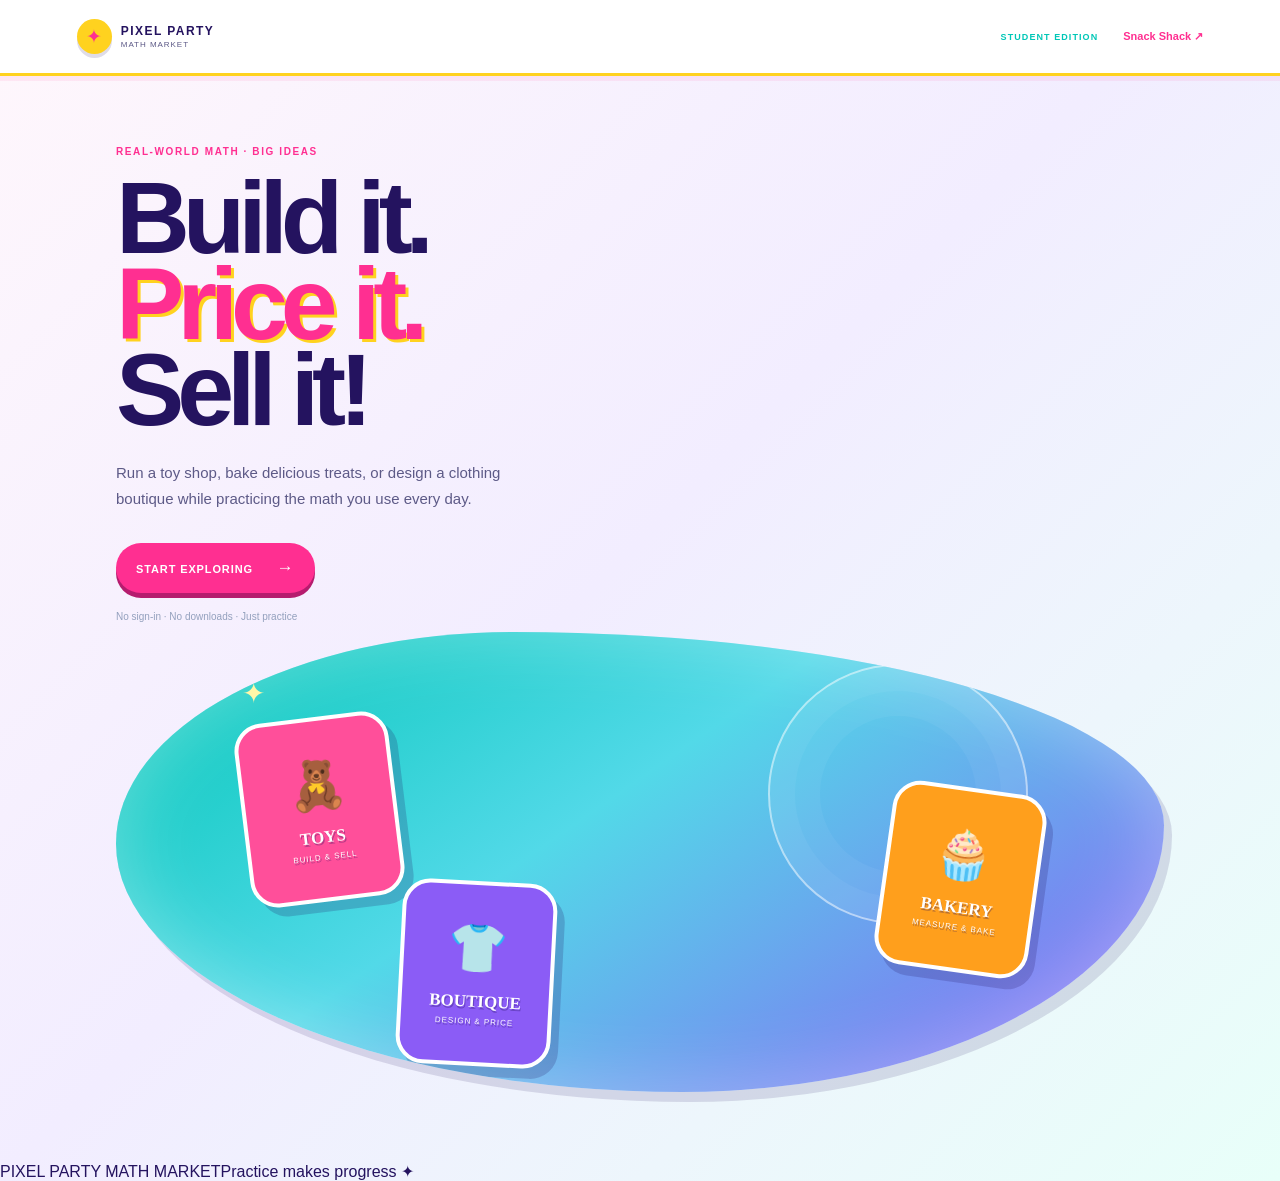
<file: math-games.html>
<!doctype html>
<html lang="en">
<head>
  <meta charset="utf-8">
  <meta name="viewport" content="width=device-width,initial-scale=1">
  <meta name="description" content="Pixel Party Math Market — fun real-world math games for students.">
  <title>Pixel Party Math Market</title>
  <link rel="stylesheet" href="math-games.css">
  <link rel="stylesheet" href="math-games-theme.css">
</head>
<body>
  <div class="app-shell">
    <header class="topbar">
      <a class="logo" href="#home" aria-label="Pixel Party Math Market home"><span>✦</span><b>PIXEL PARTY</b><small>MATH MARKET</small></a>
      <div class="top-actions"><span class="student-badge">STUDENT EDITION</span><a href="Snack Shack!.html">Snack Shack ↗</a></div>
    </header>

    <main>
      <section id="home" class="screen intro-screen active" aria-labelledby="intro-title">
        <div class="intro-copy"><p class="eyebrow">REAL-WORLD MATH · BIG IDEAS</p><h1>Build it.<br><em>Price it.</em><br>Sell it!</h1><p class="lead">Run a toy shop, bake delicious treats, or design a clothing boutique while practicing the math you use every day.</p><button class="primary-button" data-action="start">START EXPLORING <span>→</span></button><p class="tiny-note">No sign-in · No downloads · Just practice</p></div>
        <div class="intro-art" aria-label="Illustration of a toy, cupcake, and clothing design"><div class="art-sun"></div><div class="art-card toy-card">🧸<b>TOYS</b><small>BUILD &amp; SELL</small></div><div class="art-card bake-card">🧁<b>BAKERY</b><small>MEASURE &amp; BAKE</small></div><div class="art-card style-card">👕<b>BOUTIQUE</b><small>DESIGN &amp; PRICE</small></div><span class="spark spark-a">✦</span><span class="spark spark-b">✧</span></div>
      </section>

      <section id="hub" class="screen hub-screen" aria-labelledby="hub-title">
        <div class="section-heading"><div><p class="eyebrow">CHOOSE YOUR CHALLENGE</p><h2 id="hub-title">What will you build today?</h2></div><div class="wallet">WALLET <strong id="hub-coins">$25.00</strong></div></div>
        <div class="game-grid">
          <article class="game-card toy-theme"><div class="card-icon">🧸</div><div class="card-copy"><span class="card-tag">SHOPKEEPER</span><h3>Toy Store</h3><p>Build toys, set fair prices, make change, and reinvest your earnings.</p><a class="start-game" href="index.html" target="_blank" rel="noopener">START GAME <span>↗</span></a></div></article>
          <article class="game-card bake-theme"><div class="card-icon">🧁</div><div class="card-copy"><span class="card-tag">COMING SOON</span><h3>Sweet Bakery</h3><p>Measure ingredients, follow recipes, price your treats, and sell them.</p><button class="start-game" disabled>COMING SOON</button></div></article>
          <article class="game-card style-theme"><div class="card-icon">👕</div><div class="card-copy"><span class="card-tag">COMING SOON</span><h3>Clothing Boutique</h3><p>Choose fabric, create outfits, calculate costs, and grow your fashion shop.</p><button class="start-game" disabled>COMING SOON</button></div></article>
        </div>
        <div class="how-it-works"><span>01 <b>Choose</b> a shop</span><i>→</i><span>02 <b>Solve</b> the math</span><i>→</i><span>03 <b>Grow</b> your business</span></div>
      </section>

      <section id="game" class="screen game-screen" aria-live="polite">
        <div class="game-top"><button class="back-button" data-action="hub">← ALL GAMES</button><div class="game-title"><span id="game-icon">🧸</span><div><p class="eyebrow" id="game-role">SHOPKEEPER</p><h2 id="game-name">Toy Store</h2></div></div><div class="wallet">WALLET <strong id="game-coins">$25.00</strong></div></div>
        <div id="game-board" class="game-board"></div>
        <div id="message" class="message" role="status"></div>
      </section>
    </main>
    <footer><span>PIXEL PARTY MATH MARKET</span><span>Practice makes progress ✦</span></footer>
  </div>
  <script src="math-games.js"></script>
</body>
</html>
</file>
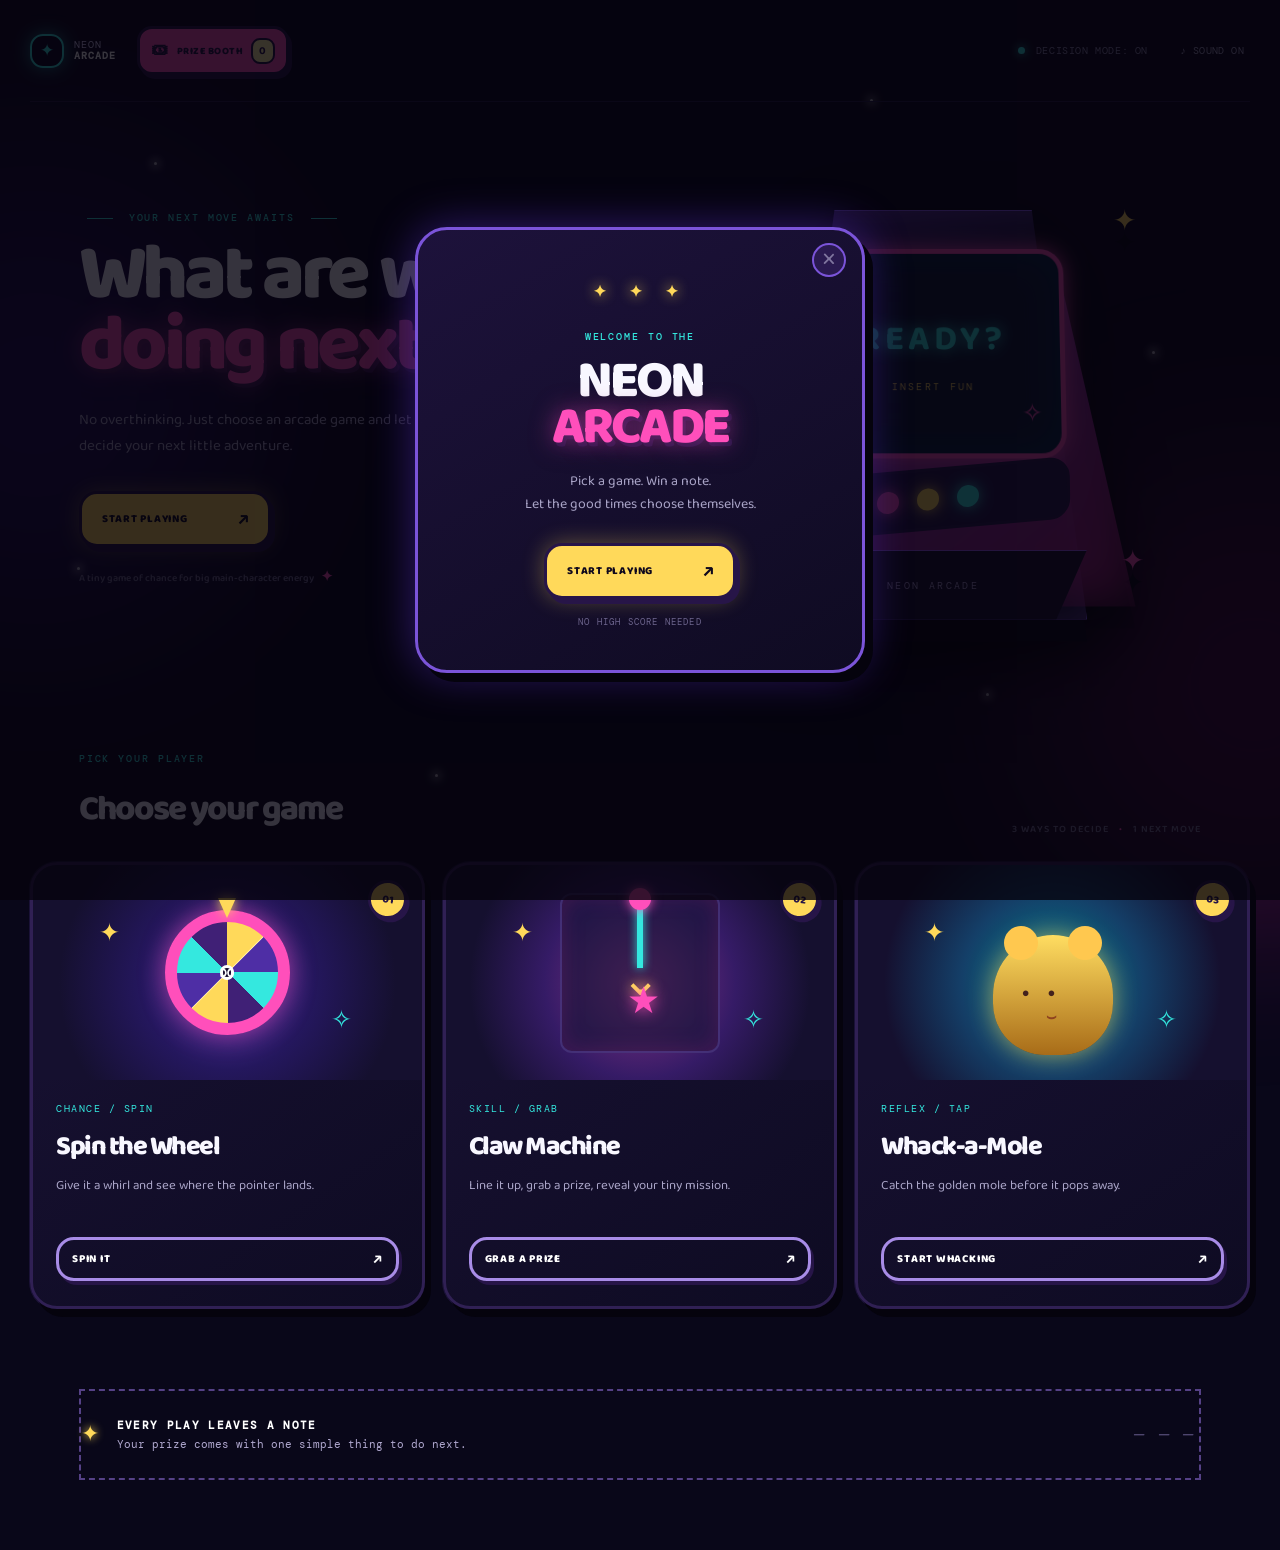
<file: neon-arcade.html>
<!doctype html>
<html lang="en">
<head>
  <meta charset="utf-8">
  <meta name="viewport" content="width=device-width, initial-scale=1">
  <meta name="description" content="Neon Arcade — pick a playful way to decide what to do next.">
  <title>Neon Arcade | Pick Your Next Move</title>
  <link rel="stylesheet" href="neon-arcade.css">
</head>
<body>
  <div class="ambient ambient-one" aria-hidden="true"></div>
  <div class="ambient ambient-two" aria-hidden="true"></div>
  <div class="stars" aria-hidden="true"><i></i><i></i><i></i><i></i><i></i><i></i><i></i><i></i></div>

  <header class="topbar">
    <div class="brand-zone"><a class="logo" href="neon-arcade.html" aria-label="Neon Arcade home"><span class="logo-mark">✦</span><span>NEON<br><b>ARCADE</b></span></a><a class="prize-booth-link" href="prize-booth.html"><span>🎟</span> PRIZE BOOTH <b id="token-balance">0</b></a></div>
    <div class="topbar-right"><span class="status-dot"></span><span>DECISION MODE: ON</span><button class="sound-button" id="sound-toggle" type="button" aria-pressed="true">♪ SOUND ON</button></div>
  </header>

  <main class="app-shell">
    <section class="hero" aria-labelledby="hero-title">
      <div class="hero-copy">
        <p class="eyebrow"><span></span> YOUR NEXT MOVE AWAITS <span></span></p>
        <h1 id="hero-title">What are we<br><em>doing next?</em></h1>
        <p class="hero-description">No overthinking. Just choose an arcade game and let the neon decide your next little adventure.</p>
        <button class="primary-button pulse-button" id="start-button" type="button">START PLAYING <span>↗</span></button>
        <p class="micro-copy">A tiny game of chance for big main-character energy <b>✦</b></p>
      </div>
      <div class="hero-machine" aria-label="A glowing neon arcade cabinet illustration">
        <div class="machine-glow"></div>
        <div class="machine-screen"><span class="screen-spark">✦</span><strong>READY?</strong><small>INSERT FUN</small><span class="screen-spark right">✧</span></div>
        <div class="machine-controls"><span class="joystick"><i></i></span><span class="machine-button pink"></span><span class="machine-button yellow"></span><span class="machine-button aqua"></span></div>
        <div class="machine-base"><span>NEON ARCADE</span></div>
        <span class="floating-star one">✦</span><span class="floating-star two">✧</span><span class="floating-star three">✦</span>
      </div>
    </section>

    <section class="games-section" id="games" aria-labelledby="games-title">
      <div class="section-heading"><div><p class="eyebrow">PICK YOUR PLAYER</p><h2 id="games-title">Choose your game</h2></div><p class="game-count">3 WAYS TO DECIDE <span>•</span> 1 NEXT MOVE</p></div>
      <div class="game-grid">
        <article class="game-card wheel-card"><div class="card-number">01</div><div class="card-art wheel-art"><div class="mini-wheel" aria-hidden="true"><span>DO</span><i></i></div><span class="card-spark spark-a">✦</span><span class="card-spark spark-b">✧</span></div><div class="card-content"><p class="card-kicker">CHANCE / SPIN</p><h3>Spin the Wheel</h3><p>Give it a whirl and see where the pointer lands.</p><button class="game-button" data-game="wheel" type="button">SPIN IT <span>↗</span></button></div></article>
        <article class="game-card claw-card"><div class="card-number">02</div><div class="card-art claw-art"><div class="mini-claw" aria-hidden="true"><span class="claw-arm"></span><span class="claw-grabber">⌄</span><span class="claw-prize">★</span></div><span class="card-spark spark-a">✦</span><span class="card-spark spark-b">✧</span></div><div class="card-content"><p class="card-kicker">SKILL / GRAB</p><h3>Claw Machine</h3><p>Line it up, grab a prize, reveal your tiny mission.</p><button class="game-button" data-game="claw" type="button">GRAB A PRIZE <span>↗</span></button></div></article>
        <article class="game-card mole-card"><div class="card-number">03</div><div class="card-art mole-art"><div class="mini-mole" aria-hidden="true"><span class="mole-ears"></span><span class="mole-face">● ●</span><b>⌣</b></div><span class="card-spark spark-a">✦</span><span class="card-spark spark-b">✧</span></div><div class="card-content"><p class="card-kicker">REFLEX / TAP</p><h3>Whack-a-Mole</h3><p>Catch the golden mole before it pops away.</p><button class="game-button" data-game="mole" type="button">START WHACKING <span>↗</span></button></div></article>
      </div>
    </section>

    <section class="promise-strip"><span class="strip-icon">✦</span><p><b>EVERY PLAY LEAVES A NOTE</b><br>Your prize comes with one simple thing to do next.</p><span class="strip-lines">— — —</span></section>
  </main>

  <div class="modal-backdrop is-open" id="welcome-modal" role="dialog" aria-modal="true" aria-labelledby="welcome-title">
    <div class="welcome-modal neon-panel"><button class="close-button" id="welcome-close" type="button" aria-label="Close welcome message">×</button><div class="modal-badge">✦ ✦ ✦</div><p class="eyebrow">WELCOME TO THE</p><h2 id="welcome-title">NEON<br><em>ARCADE</em></h2><p>Pick a game. Win a note.<br>Let the good times choose themselves.</p><button class="primary-button" id="modal-start" type="button">START PLAYING <span>↗</span></button><small>NO HIGH SCORE NEEDED</small></div>
  </div>

  <div class="modal-backdrop" id="game-modal" role="dialog" aria-modal="true" aria-labelledby="game-modal-title" aria-hidden="true">
    <div class="game-modal neon-panel"><button class="exit-game-button" id="game-exit" type="button">← EXIT GAME</button><button class="close-button" id="game-close" type="button" aria-label="Close game">×</button><div class="modal-game-icon" id="modal-game-icon">✦</div><p class="eyebrow" id="modal-game-kicker">READY PLAYER</p><h2 id="game-modal-title">Pick a game</h2><div class="game-stage" id="game-stage"></div><div class="result-note" id="result-note" hidden><span class="note-pin">✦</span><p class="eyebrow">YOUR NEXT MOVE</p><p id="result-text"></p><button class="secondary-button" id="play-again" type="button">PLAY AGAIN <span>↻</span></button></div></div>
  </div>

  <div class="toast" id="toast" role="status"></div>
  <script src="neon-arcade.js"></script>
</body>
</html>
</file>
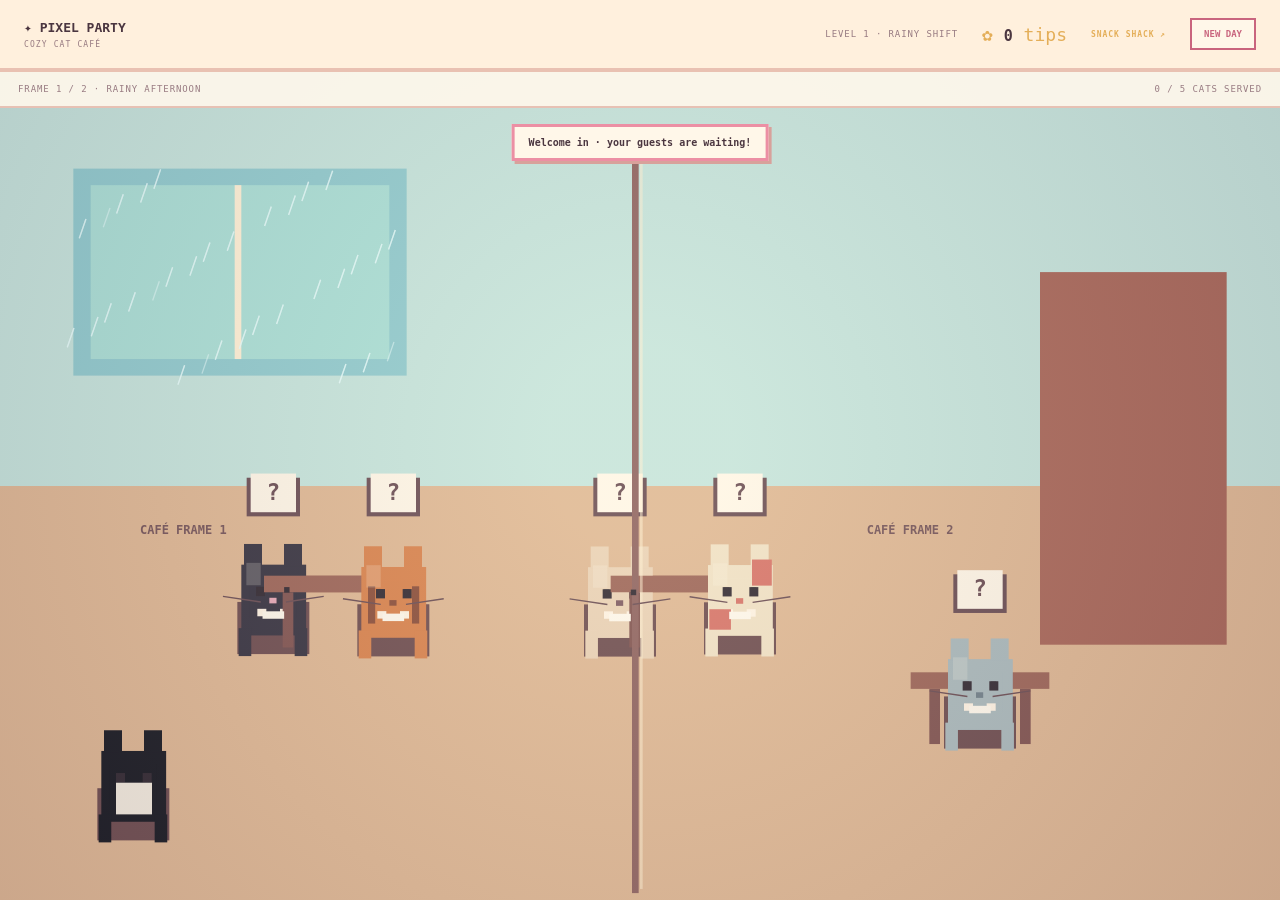
<file: pixel-party.html>
<!doctype html>
<html lang="en">
<head>
  <meta charset="utf-8">
  <meta name="viewport" content="width=device-width,initial-scale=1">
  <title>Pixel Party</title>
  <link rel="stylesheet" href="cat-cafe.css">
</head>
<body>
  <main class="app">
    <header><div class="brand"><b>✦ PIXEL PARTY</b><small>COZY CAT CAFÉ</small></div><div class="level" id="level">LEVEL 1 · RAINY SHIFT</div><div class="tips">✿ <b id="coins">0</b> tips</div><a style="color:#e4ae58;text-decoration:none;font-size:8px;font-weight:900;letter-spacing:.12em;white-space:nowrap" href="Snack Shack!.html">SNACK SHACK ↗</a><button id="new-day">NEW DAY</button></header>
    <section class="game-wrap"><div class="scene-label"><span id="weather">RAINY AFTERNOON</span><span id="served">0 / 5 CATS SERVED</span></div><canvas id="game" width="960" height="600"></canvas><div id="prompt"></div><div id="toast"></div><div id="recipe"><div class="recipe-head">ACTIVE ORDER <b id="order-cat">—</b></div><strong id="order-name">Greet a customer to begin</strong><div id="steps"></div></div></section>
  </main>
  <div id="welcome" class="overlay open"><div class="modal"><div class="cat-mark">ฅ</div><small>WELCOME TO PIXEL PARTY</small><h1>PIXEL<br><em>PARTY</em></h1><p>You are the new tuxedo cat at the coziest café in town.</p><button id="start">OPEN THE CAFÉ</button></div></div>
  <div id="finish" class="overlay"><div class="modal"><div class="cat-mark">♥</div><small>SHIFT COMPLETE</small><h1>PERFECT<br><em>AFTERNOON</em></h1><p>Every cat left happy, cozy, and well fed.</p><button id="again">START AGAIN</button></div></div>
  <audio id="lofi" src="lofi_cafe.wav" loop preload="auto"></audio>
  <script src="cat-cafe.js"></script>
</body>
</html>
</file>
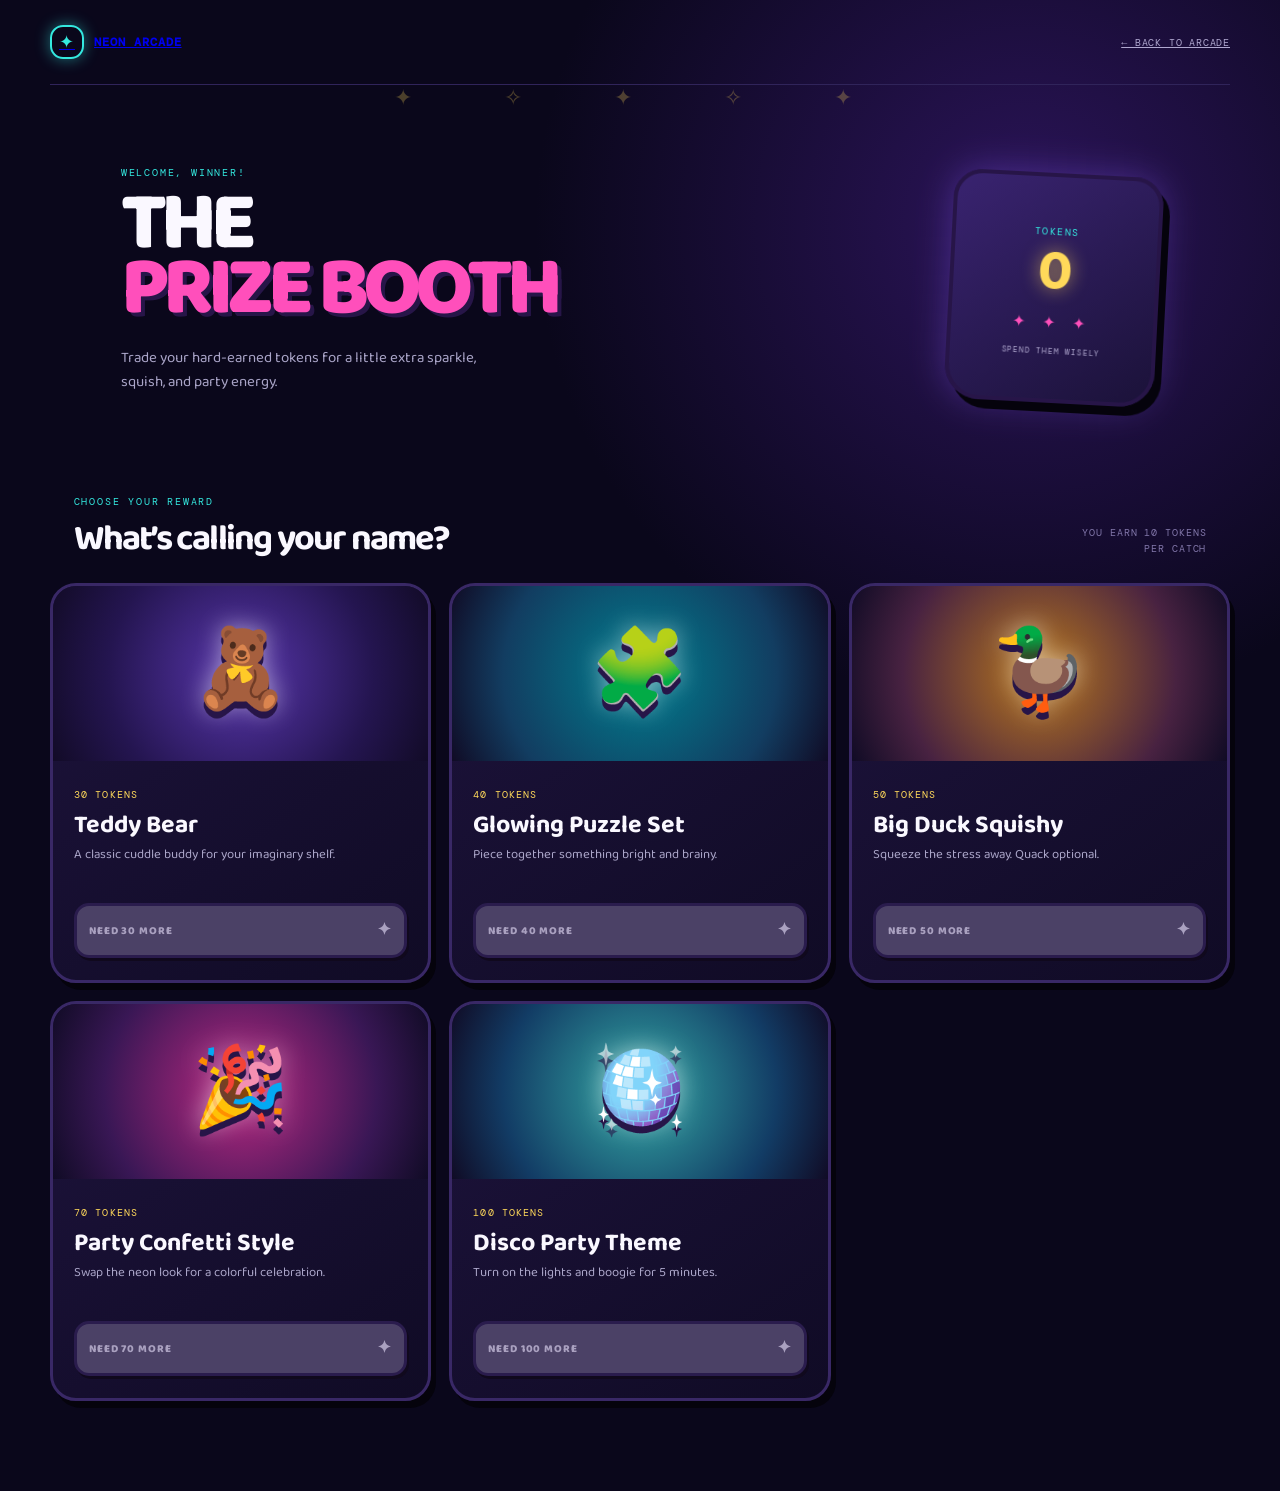
<file: prize-booth.html>
<!doctype html>
<html lang="en">
<head>
  <meta charset="utf-8">
  <meta name="viewport" content="width=device-width, initial-scale=1">
  <meta name="description" content="Spend your Neon Arcade tokens at the Prize Booth.">
  <title>Prize Booth | Neon Arcade</title>
  <link rel="stylesheet" href="prize-booth.css">
</head>
<body>
  <div class="booth-sparkles" aria-hidden="true">✦　✧　✦　✧　✦</div>
  <header class="booth-topbar">
    <a class="booth-brand" href="neon-arcade.html"><span>✦</span><b>NEON ARCADE</b></a>
    <a class="back-link" href="neon-arcade.html">← BACK TO ARCADE</a>
  </header>
  <main class="booth-shell">
    <section class="booth-hero">
      <div><p class="eyebrow">WELCOME, WINNER!</p><h1>THE<br><em>PRIZE BOOTH</em></h1><p>Trade your hard-earned tokens for a little extra sparkle, squish, and party energy.</p></div>
      <div class="ticket-machine" aria-label="Prize booth ticket machine"><div class="machine-top">TOKENS</div><strong id="token-balance">0</strong><span>✦ ✦ ✦</span><small>SPEND THEM WISELY</small></div>
    </section>
    <section class="prize-section" aria-labelledby="prize-title">
      <div class="section-heading"><div><p class="eyebrow">CHOOSE YOUR REWARD</p><h2 id="prize-title">What’s calling your name?</h2></div><p class="token-note">YOU EARN 10 TOKENS<br>PER CATCH</p></div>
      <div class="prize-grid">
        <article class="prize-card teddy" data-prize="teddy" data-cost="30"><div class="prize-art">🧸</div><div class="prize-copy"><span class="price">30 TOKENS</span><h3>Teddy Bear</h3><p>A classic cuddle buddy for your imaginary shelf.</p><button class="buy-button" type="button">GET THE BEAR <span>↗</span></button></div></article>
        <article class="prize-card puzzle" data-prize="puzzle" data-cost="40"><div class="prize-art">🧩</div><div class="prize-copy"><span class="price">40 TOKENS</span><h3>Glowing Puzzle Set</h3><p>Piece together something bright and brainy.</p><button class="buy-button" type="button">GET THE PUZZLE <span>↗</span></button></div></article>
        <article class="prize-card duck" data-prize="duck" data-cost="50"><div class="prize-art">🦆</div><div class="prize-copy"><span class="price">50 TOKENS</span><h3>Big Duck Squishy</h3><p>Squeeze the stress away. Quack optional.</p><button class="buy-button" type="button">GET THE DUCK <span>↗</span></button></div></article>
        <article class="prize-card confetti" data-prize="confetti" data-cost="70"><div class="prize-art">🎉</div><div class="prize-copy"><span class="price">70 TOKENS</span><h3>Party Confetti Style</h3><p>Swap the neon look for a colorful celebration.</p><button class="buy-button" type="button">CHANGE STYLE <span>↗</span></button></div></article>
        <article class="prize-card disco" data-prize="disco" data-cost="100"><div class="prize-art">🪩</div><div class="prize-copy"><span class="price">100 TOKENS</span><h3>Disco Party Theme</h3><p>Turn on the lights and boogie for 5 minutes.</p><button class="buy-button" type="button">START THE DISCO <span>↗</span></button></div></article>
      </div>
    </section>
  </main>
  <div class="booth-toast" id="booth-toast" role="status"></div>
  <script src="prize-booth.js"></script>
</body>
</html>
</file>
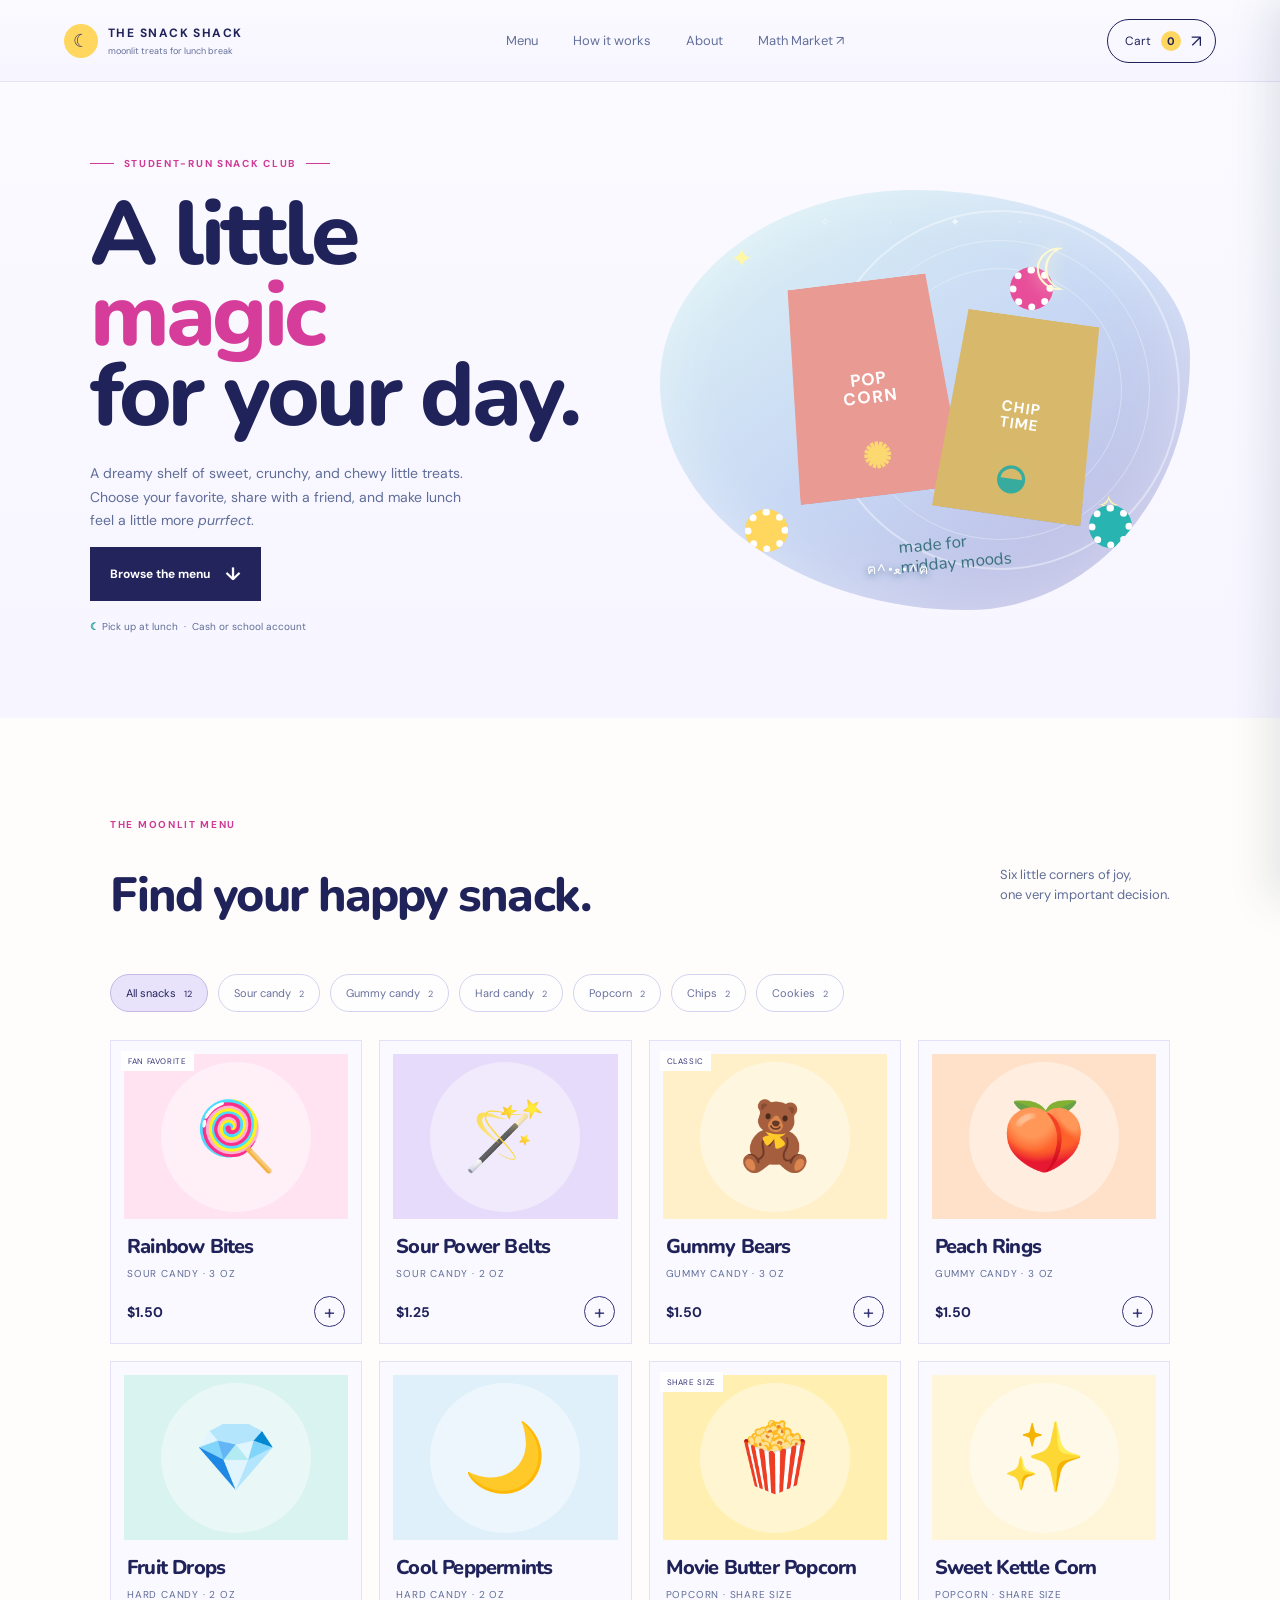
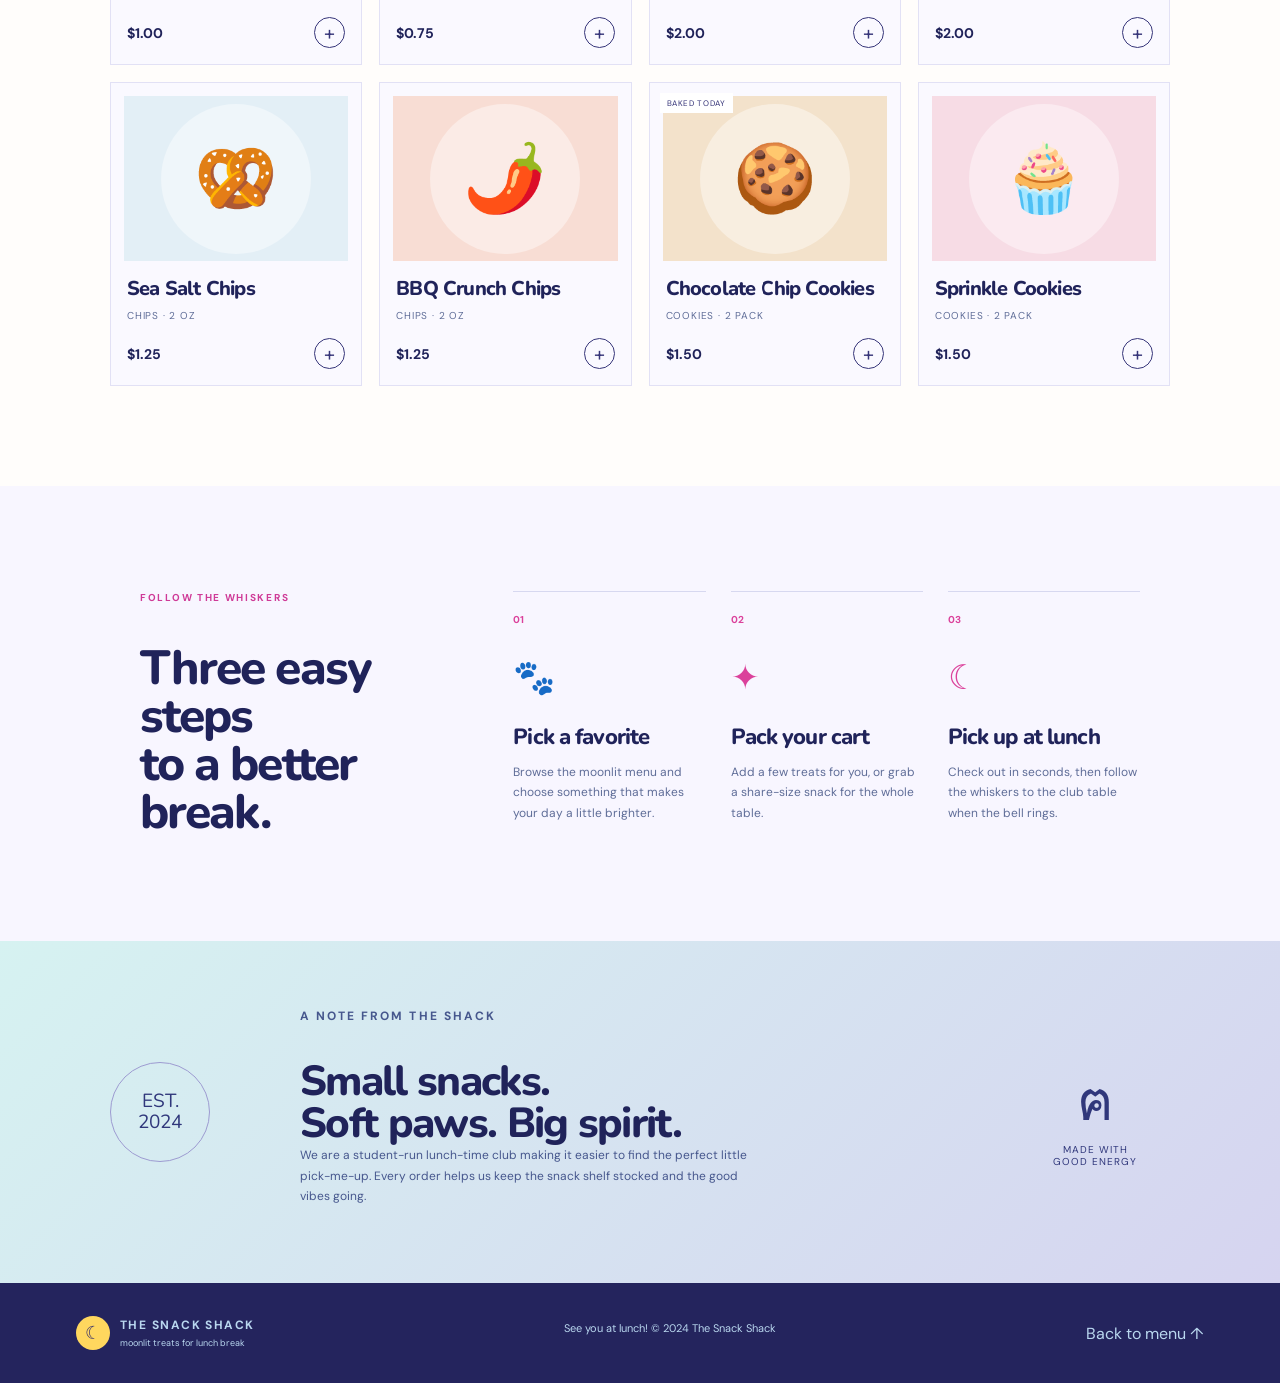
<file: Snack Shack!.html>
<!doctype html>
<html lang="en">
<head>
  <meta charset="utf-8"><meta name="viewport" content="width=device-width, initial-scale=1">
  <meta name="description" content="The Snack Shack — a dreamy little cat-themed snack club for lunch break.">
  <title>The Snack Shack | Moonlit snacks for bright days</title><link rel="stylesheet" href="styles.css">
</head>
<body>
  <header class="site-header"><a class="brand" href="#top" aria-label="The Snack Shack home"><span class="brand-mark">☾</span><span><strong>THE SNACK SHACK</strong><small>moonlit treats for lunch break</small></span></a><nav class="main-nav" aria-label="Main navigation"><a href="#menu">Menu</a><a href="#how-it-works">How it works</a><a href="#about">About</a><a href="math-games.html">Math Market ↗</a></nav><button class="cart-button" id="cart-open" aria-label="Open shopping cart"><span>Cart</span><b id="cart-count">0</b><span class="cart-icon">↗</span></button></header>
  <main id="top">
    <section class="hero" aria-labelledby="hero-title"><div class="hero-copy"><p class="kicker"><span></span> student-run snack club <span></span></p><h1 id="hero-title">A little<br><em>magic</em><br>for your day.</h1><p class="hero-text">A dreamy shelf of sweet, crunchy, and chewy little treats. Choose your favorite, share with a friend, and make lunch feel a little more <em>purrfect</em>.</p><a class="button button-dark" href="#menu">Browse the menu <span>↓</span></a><p class="hero-note"><span>☾</span> Pick up at lunch &nbsp;·&nbsp; Cash or school account</p></div><div class="hero-art" aria-label="Dreamy illustration of snack bags under a moonlit sky"><div class="sunburst"></div><span class="sparkle sparkle-one">✦</span><span class="sparkle sparkle-two">✧</span><span class="moon">☾</span><div class="snack snack-popcorn"><span>POP<br>CORN</span><i>✺</i></div><div class="snack snack-chips"><span>CHIP<br>TIME</span><i>◒</i></div><div class="candy candy-pink">●</div><div class="candy candy-yellow">●</div><div class="candy candy-blue">●</div><span class="cat-face">ฅ^•ﻌ•^ฅ</span><span class="art-caption">made for<br>midday moods</span></div></section>
    <section class="menu-section" id="menu" aria-labelledby="menu-title"><div class="section-heading"><div><p class="eyebrow">THE MOONLIT MENU</p><h2 id="menu-title">Find your happy snack.</h2></div><p class="section-intro">Six little corners of joy,<br>one very important decision.</p></div><div class="category-tabs" role="tablist" aria-label="Snack categories"><button class="category active" data-filter="all" role="tab">All snacks <span>12</span></button><button class="category" data-filter="sour" role="tab">Sour candy <span>2</span></button><button class="category" data-filter="gummy" role="tab">Gummy candy <span>2</span></button><button class="category" data-filter="hard" role="tab">Hard candy <span>2</span></button><button class="category" data-filter="popcorn" role="tab">Popcorn <span>2</span></button><button class="category" data-filter="chips" role="tab">Chips <span>2</span></button><button class="category" data-filter="cookies" role="tab">Cookies <span>2</span></button></div><div class="product-grid" id="product-grid"></div></section>
    <section class="how-section" id="how-it-works" aria-labelledby="how-title"><div><p class="eyebrow">FOLLOW THE WHISKERS</p><h2 id="how-title">Three easy steps<br>to a better break.</h2></div><div class="steps"><article><b>01</b><span class="step-icon">🐾</span><h3>Pick a favorite</h3><p>Browse the moonlit menu and choose something that makes your day a little brighter.</p></article><article><b>02</b><span class="step-icon">✦</span><h3>Pack your cart</h3><p>Add a few treats for you, or grab a share-size snack for the whole table.</p></article><article><b>03</b><span class="step-icon">☾</span><h3>Pick up at lunch</h3><p>Check out in seconds, then follow the whiskers to the club table when the bell rings.</p></article></div></section>
    <section class="about-section" id="about"><div class="about-stamp">EST.<br>2024</div><div><p class="eyebrow">A NOTE FROM THE SHACK</p><h2>Small snacks.<br>Soft paws. Big spirit.</h2><p>We are a student-run lunch-time club making it easier to find the perfect little pick-me-up. Every order helps us keep the snack shelf stocked and the good vibes going.</p></div><div class="about-sign">ฅ<br><small>made with<br>good energy</small></div></section>
  </main>
  <footer><a class="brand" href="#top"><span class="brand-mark">☾</span><span><strong>THE SNACK SHACK</strong><small>moonlit treats for lunch break</small></span></a><p>See you at lunch! <span>© 2024 The Snack Shack</span></p><a href="#menu">Back to menu ↑</a></footer>
  <aside class="cart-drawer" id="cart-drawer" aria-label="Shopping cart" aria-hidden="true"><div class="drawer-top"><div><p class="eyebrow">YOUR PICKS</p><h2>Your snack cart</h2></div><button id="cart-close" class="icon-button" aria-label="Close cart">×</button></div><div id="cart-items" class="cart-items"></div><div class="cart-bottom"><div class="cart-total"><span>Total</span><strong id="cart-total">$0.00</strong></div><button class="button button-dark checkout" id="checkout">Checkout <span>→</span></button><small>Payment is collected at the Snack Shack table.</small></div></aside><div class="drawer-overlay" id="drawer-overlay"></div>
  <div class="modal-wrap" id="checkout-modal" aria-hidden="true"><div class="checkout-modal"><button class="icon-button modal-close" id="modal-close" aria-label="Close checkout">×</button><span class="modal-spark">✦</span><p class="eyebrow">ALMOST SNACK TIME</p><h2>Ready to place<br>your order?</h2><p id="checkout-summary">Your treats will be waiting at the club table during lunch.</p><label for="name">Your first name</label><input id="name" type="text" placeholder="e.g. Maya" autocomplete="given-name"><button class="button button-dark" id="place-order">Place order <span>→</span></button><p class="form-note">Demo checkout · no payment details needed</p></div></div><div class="toast" id="toast" role="status"></div><script src="game.js"></script>
</body></html>
</file>
<file: math-games.css>
:root{--ink:#24245d;--muted:#66719b;--cream:#fbfaff;--paper:#fff;--pink:#e84d9a;--yellow:#ffd75e;--teal:#22b7b1;--line:#e1e1f3;--shadow:0 18px 45px #24245d18}*{box-sizing:border-box}html{scroll-behavior:smooth}body{margin:0;background:var(--cream);color:var(--ink);font-family:'DM Sans',Arial,sans-serif}.app-shell{min-height:100vh;display:flex;flex-direction:column}.topbar{height:76px;padding:0 clamp(20px,6vw,86px);display:flex;justify-content:space-between;align-items:center;background:#fff;border-bottom:1px solid var(--line)}.logo{color:var(--ink);text-decoration:none;display:grid;grid-template-columns:35px auto;grid-template-rows:1fr 1fr;column-gap:9px;line-height:1}.logo span{grid-row:1/3;width:35px;height:35px;border-radius:50%;display:grid;place-items:center;background:var(--yellow);font-size:19px}.logo b{font-size:12px;letter-spacing:.12em;align-self:end}.logo small{font-size:8px;color:var(--muted);letter-spacing:.12em;align-self:start;margin-top:4px}.top-actions{display:flex;align-items:center;gap:25px;font-size:11px}.top-actions a{color:var(--ink);font-weight:700;text-decoration:none}.student-badge{font-size:9px;color:var(--teal);font-weight:800;letter-spacing:.12em}.screen{display:none;flex:1;max-width:1200px;width:100%;margin:auto;padding:70px clamp(22px,6vw,76px)}.screen.active{display:block}.intro-screen{display:grid;grid-template-columns:1fr 1fr;align-items:center;gap:65px;min-height:calc(100vh - 125px)}.eyebrow{font-size:10px;font-weight:800;letter-spacing:.16em;color:var(--pink);margin:0 0 18px}.intro-copy h1{font-family:'Nunito',Arial,sans-serif;font-size:clamp(62px,8vw,104px);line-height:.84;letter-spacing:-.07em;margin:0 0 27px}.intro-copy h1 em{color:var(--pink);font-style:normal}.lead{color:var(--muted);font-size:15px;line-height:1.7;max-width:430px}.primary-button,.start-game{border:0;background:var(--ink);color:#fff;padding:15px 20px;font-weight:800;font-size:11px;letter-spacing:.08em;cursor:pointer;transition:.2s}.primary-button{margin-top:17px}.primary-button span,.start-game span{font-size:17px;margin-left:20px}.primary-button:hover,.start-game:hover{background:#3f4090;transform:translateY(-2px)}.tiny-note{color:#93a0bd;font-size:10px;margin-top:18px}.intro-art{height:460px;position:relative;background:linear-gradient(145deg,#c8f2ef,#c9cbf3 55%,#a7a0d7);border-radius:48% 52% 45% 55% / 42% 47% 53% 58%;overflow:hidden;box-shadow:inset 0 0 80px #fff8}.art-sun{position:absolute;right:13%;top:32px;width:260px;height:260px;border:2px solid #fff8;border-radius:50%;box-shadow:inset 0 0 0 25px #ffffff0b,inset 0 0 0 50px #ffffff0b}.art-card{position:absolute;width:155px;height:185px;border-radius:14px;display:flex;flex-direction:column;justify-content:center;align-items:center;box-shadow:8px 10px #24245d22;font-size:48px;transform:rotate(-7deg)}.art-card b{font-family:'Nunito';font-size:17px;margin-top:15px}.art-card small{font-size:8px;letter-spacing:.12em;margin-top:5px}.toy-card{background:#f4a8c5;left:12%;top:85px}.bake-card{background:#ffe184;right:12%;top:155px;transform:rotate(8deg)}.style-card{background:#78d8d0;left:27%;bottom:26px;transform:rotate(3deg)}.spark{position:absolute;color:#fff7a8;font-size:28px}.spark-a{left:12%;top:45px}.spark-b{right:8%;bottom:65px}.section-heading,.game-top{display:flex;align-items:end;justify-content:space-between;gap:25px}.section-heading h2,.game-top h2{font-family:'Nunito';font-size:clamp(35px,5vw,57px);line-height:.95;letter-spacing:-.05em;margin:0}.wallet{padding:12px 15px;border:1px solid var(--line);background:#fff;color:var(--muted);font-size:9px;font-weight:800;letter-spacing:.12em;white-space:nowrap}.wallet strong{color:var(--ink);font-size:16px;margin-left:9px;letter-spacing:0}.game-grid{display:grid;grid-template-columns:repeat(3,1fr);gap:18px;margin-top:52px}.game-card{min-height:390px;padding:22px;display:flex;flex-direction:column;justify-content:space-between;border-radius:16px;box-shadow:var(--shadow);background:#fff;overflow:hidden}.toy-theme{background:linear-gradient(145deg,#fff1f7,#f8c2d8)}.bake-theme{background:linear-gradient(145deg,#fff8d8,#ffe3a9)}.style-theme{background:linear-gradient(145deg,#e6fffc,#afe7e0)}.card-icon{font-size:83px;height:160px;display:grid;place-items:center;background:#ffffff55;border-radius:12px}.card-copy{padding-top:25px}.card-tag{font-size:9px;letter-spacing:.16em;font-weight:900;color:#9f4d75}.bake-theme .card-tag{color:#a97418}.style-theme .card-tag{color:#167d7a}.card-copy h3{font-family:'Nunito';font-size:31px;letter-spacing:-.04em;margin:10px 0}.card-copy p{color:#5c6087;font-size:12px;line-height:1.6;min-height:58px}.start-game{margin-top:8px;font-size:10px;background:#fff;color:var(--ink);border:1px solid #ffffff}.how-it-works{display:flex;justify-content:center;align-items:center;gap:24px;margin-top:43px;color:#9aa3bf;font-size:11px}.how-it-works b{color:var(--ink)}.how-it-works i{color:var(--pink);font-style:normal;font-size:20px}.game-screen{padding-top:42px}.game-top{align-items:center;margin-bottom:32px}.back-button{border:0;background:transparent;color:var(--muted);font-size:10px;font-weight:800;letter-spacing:.1em;cursor:pointer}.game-title{display:flex;align-items:center;gap:13px;margin:auto}.game-title>span{font-size:38px}.game-title h2{font-size:34px}.game-title .eyebrow{margin:0 0 5px;font-size:8px}.game-board{background:#fff;border:1px solid var(--line);box-shadow:var(--shadow);min-height:430px;padding:30px}.board-grid{display:grid;grid-template-columns:1.2fr .8fr;gap:28px}.panel{border:1px solid var(--line);padding:20px;background:#fcfcff}.panel h3{font-family:'Nunito';font-size:23px;margin:0 0 8px}.panel p,.hint{color:var(--muted);font-size:12px;line-height:1.55}.visual-builder{min-height:260px;border-radius:12px;display:grid;place-items:center;font-size:110px;position:relative}.toy-visual{background:linear-gradient(145deg,#ffe7f0,#d9d4ff)}.bake-visual{background:linear-gradient(145deg,#fff5c9,#ffd5ab)}.style-visual{background:linear-gradient(145deg,#d5faf5,#d7d2fa)}.controls{display:grid;gap:12px}.control-row{display:flex;gap:10px;align-items:center;justify-content:space-between;color:var(--muted);font-size:11px}.control-row label{font-weight:700;color:var(--ink)}select,input{width:150px;border:1px solid var(--line);padding:10px;background:#fff;color:var(--ink);font:inherit;font-size:12px}.action-button{border:0;background:var(--pink);color:#fff;padding:12px;font-weight:800;font-size:10px;letter-spacing:.08em;cursor:pointer}.action-button:hover{filter:brightness(1.07)}.parts-list{display:flex;gap:7px;flex-wrap:wrap;margin:12px 0}.part{border:1px solid var(--line);background:#fff;padding:8px 10px;font-size:11px;color:var(--muted)}.part strong{display:block;color:var(--ink);font-size:13px}.math-card{background:#fff8d8;border:1px solid #f0d879;padding:17px;margin-top:15px}.math-card strong{font-family:'Nunito';font-size:20px}.math-card input{margin:10px 0;width:100%}.message{min-height:24px;text-align:center;padding:14px;color:var(--teal);font-size:12px;font-weight:700}.message.error{color:var(--pink)}.receipt{margin-top:15px;padding:14px;background:#f5f4ff;font-size:12px;line-height:1.8}.receipt strong{font-size:17px}.recipe-list{display:grid;gap:8px;margin:15px 0}.recipe-item{display:flex;justify-content:space-between;padding:10px;background:#fff;border:1px solid var(--line);font-size:12px}.recipe-item b{color:var(--pink)}.upgrade{display:flex;justify-content:space-between;align-items:center;padding:11px 0;border-bottom:1px solid var(--line);font-size:12px}.upgrade:last-child{border:0}.upgrade small{display:block;color:var(--muted);margin-top:3px}.upgrade button{border:1px solid var(--ink);background:#fff;color:var(--ink);padding:8px;font-size:9px;font-weight:800}.upgrade button:disabled{opacity:.45;cursor:not-allowed}@media(max-width:850px){.intro-screen{grid-template-columns:1fr;gap:35px}.intro-art{height:350px}.game-grid{grid-template-columns:1fr}.game-card{min-height:280px}.board-grid{grid-template-columns:1fr}.game-top{align-items:flex-start}.game-title{margin:0}.top-actions .student-badge{display:none}}@media(max-width:560px){.topbar{height:68px;padding:0 15px}.top-actions{gap:8px}.screen{padding:45px 17px}.intro-copy h1{font-size:64px}.intro-art{height:300px}.art-card{width:110px;height:140px;font-size:34px}.art-card b{font-size:13px}.art-card small{font-size:7px}.toy-card{left:7%;top:55px}.bake-card{right:7%;top:100px}.style-card{left:25%;bottom:13px}.section-heading{display:block}.section-heading .wallet{display:inline-block;margin-top:18px}.how-it-works{gap:8px;font-size:9px}.how-it-works i{font-size:15px}.game-top{flex-wrap:wrap}.game-title{order:-1;width:100%;justify-content:center}.game-board{padding:14px}.control-row{display:grid;gap:5px}.control-row select,.control-row input{width:100%}}
</file>
<file: math-games-theme.css>
/* Vibrant bubbly theme: local font fallbacks keep the site self-contained. */
:root{--ink:#24135f;--muted:#5d5a87;--cream:#fff7fc;--paper:#fff;--pink:#ff2f91;--yellow:#ffd21f;--teal:#00c7b7;--line:#ead8f4;--shadow:0 18px 45px #7b2ca51f}
body{background:linear-gradient(135deg,#fff7fc 0%,#f2edff 48%,#e8fff9 100%);font-family:"Arial Rounded MT Bold","Trebuchet MS",ui-rounded,sans-serif}
.topbar{background:#fff;border-bottom:3px solid var(--yellow);box-shadow:0 5px 0 #ff2f9115}.logo b,.logo small,.top-actions,.top-actions a,.student-badge,.wallet,.back-button,.primary-button,.start-game,.action-button,.part,.control-row,select,input{font-family:"Arial Rounded MT Bold","Trebuchet MS",ui-rounded,sans-serif}.logo b,.intro-copy h1,.section-heading h2,.game-top h2,.card-copy h3,.panel h3,.math-card strong{font-family:"Arial Rounded MT Bold","Trebuchet MS",ui-rounded,sans-serif;font-weight:900}
.logo span{background:var(--yellow);color:#ff2f91;box-shadow:0 4px 0 #24135f25}.logo b{color:var(--ink)}.top-actions a{color:var(--pink)}.student-badge{color:var(--teal)}
.eyebrow{color:var(--pink);font-weight:900}.intro-copy h1 em{color:var(--pink);text-shadow:3px 3px 0 #ffd21f}.lead{color:var(--muted)}.primary-button{background:var(--pink);border-radius:999px;box-shadow:0 5px 0 #b51c6e;color:#fff}.primary-button:hover,.start-game:hover{background:#ff5aaa}.intro-art{background:linear-gradient(145deg,#00c7b7 0%,#52d9e8 43%,#8b5cf6 100%);border-radius:38% 62% 46% 54% / 46% 42% 58% 54%;box-shadow:inset 0 0 80px #ffffff55,8px 10px 0 #24135f22}.art-card{border:4px solid #fff;border-radius:28px;box-shadow:8px 10px 0 #24135f35}.toy-card{background:#ff4f9a}.bake-card{background:#ff9f1c}.style-card{background:#8b5cf6}.art-card b,.art-card small{color:#fff;text-shadow:1px 2px #24135f55}
.section-heading h2,.game-top h2{color:var(--ink)}.wallet{border:2px solid var(--yellow);border-radius:999px;background:#fff}.wallet strong{color:var(--pink)}.game-grid{gap:24px}.game-card{border:3px solid #fff;border-radius:28px;box-shadow:0 10px 0 #24135f22}.toy-theme{background:linear-gradient(145deg,#ff4f9a,#ff9ac7)}.bake-theme{background:linear-gradient(145deg,#ffd21f,#ff9f1c)}.style-theme{background:linear-gradient(145deg,#00c7b7,#73e8dc)}.card-icon{border-radius:22px;background:#ffffff55}.card-tag,.bake-theme .card-tag,.style-theme .card-tag{color:#fff;text-shadow:1px 2px #24135f55}.card-copy h3,.card-copy p{color:#24135f}.start-game{border:0;border-radius:999px;background:#fff;box-shadow:0 4px 0 #24135f25}.how-it-works{color:#77719d;font-weight:700}.how-it-works b{color:var(--pink)}.how-it-works i{color:var(--teal)}
.game-board{border:3px solid #fff;border-radius:28px;background:#ffffffcc;box-shadow:var(--shadow)}.panel{border:2px solid var(--line);border-radius:22px;background:#fff}.visual-builder{border-radius:22px;border:3px solid #fff}.toy-visual{background:linear-gradient(145deg,#ffb3d5,#b8a4ff)}.bake-visual{background:linear-gradient(145deg,#ffe866,#ff9f1c)}.style-visual{background:linear-gradient(145deg,#64eadc,#b99cff)}.part,.recipe-item,.receipt{border:2px solid var(--line);border-radius:15px}.part{color:var(--ink);font-weight:700}.part:hover{border-color:var(--pink);background:#fff0f8}.action-button{border-radius:999px;background:var(--teal);box-shadow:0 4px 0 #008c84}.math-card{border:3px solid var(--yellow);border-radius:20px;background:#fff8bd}.math-card input,select,input{border:2px solid var(--line);border-radius:12px}.message{color:var(--teal);font-weight:900}.message.error{color:var(--pink)}
</file>
<file: neon-arcade.css>
@import url('https://fonts.googleapis.com/css2?family=Baloo+2:wght@500;600;700;800&family=DM+Mono:wght@400;500&family=Space+Grotesk:wght@400;500;600;700&display=swap');

:root{--ink:#f8f7ff;--muted:#aaa5c8;--bg:#090719;--panel:#15102d;--purple:#8d5cff;--pink:#ff4fbb;--aqua:#34e8df;--yellow:#ffd95a;--line:#33285c;--mono:'DM Mono',monospace;--display:'Space Grotesk',Arial,sans-serif}*{box-sizing:border-box}html{scroll-behavior:smooth}body{margin:0;min-width:320px;background:var(--bg);color:var(--ink);font-family:var(--display);overflow-x:hidden}button{font:inherit;cursor:pointer}a{color:inherit;text-decoration:none}.ambient{position:fixed;z-index:-2;border-radius:50%;filter:blur(100px);opacity:.25;pointer-events:none}.ambient-one{width:450px;height:450px;background:#632bff;left:-190px;top:170px}.ambient-two{width:430px;height:430px;background:#e51f9b;right:-190px;bottom:0}.stars{position:fixed;inset:0;z-index:-1;pointer-events:none}.stars i{position:absolute;width:3px;height:3px;background:#fff;border-radius:50%;box-shadow:0 0 10px 2px #fff;opacity:.7;animation:twinkle 3s ease-in-out infinite}.stars i:nth-child(1){top:18%;left:12%}.stars i:nth-child(2){top:11%;left:68%;animation-delay:.8s}.stars i:nth-child(3){top:39%;left:90%;animation-delay:1.6s}.stars i:nth-child(4){top:63%;left:6%;animation-delay:2.4s}.stars i:nth-child(5){top:77%;left:77%;animation-delay:.5s}.stars i:nth-child(6){top:29%;left:47%;animation-delay:1.9s}.stars i:nth-child(7){top:86%;left:34%;animation-delay:1.2s}.stars i:nth-child(8){top:53%;left:57%;animation-delay:2.1s}@keyframes twinkle{50%{opacity:.15;transform:scale(.5)}100%{opacity:.7;transform:scale(1)}}.topbar{width:min(1220px,calc(100% - 48px));margin:auto;padding:26px 0;display:flex;align-items:center;justify-content:space-between;border-bottom:1px solid #211942}.logo{display:flex;gap:10px;align-items:center;font-family:var(--mono);font-size:10px;letter-spacing:.09em;line-height:1.05;color:#d9d1fb}.logo b{color:#fff}.logo-mark{display:grid;place-items:center;width:34px;height:34px;border:1px solid var(--aqua);border-radius:10px;color:var(--aqua);font-size:17px;box-shadow:0 0 17px #34e8df88}.topbar-right{display:flex;align-items:center;gap:11px;color:#8e88ae;font:10px var(--mono);letter-spacing:.06em}.status-dot{width:7px;height:7px;border-radius:50%;background:var(--aqua);box-shadow:0 0 10px var(--aqua)}.sound-button{color:#aaa5c8;background:none;border:0;font:10px var(--mono);letter-spacing:.04em;margin-left:15px}.sound-button:hover{color:#fff}.app-shell{width:min(1220px,calc(100% - 48px));margin:auto}.hero{min-height:620px;display:grid;grid-template-columns:1fr 1fr;align-items:center;gap:50px;padding:65px 4% 80px}.eyebrow{font:500 10px var(--mono);letter-spacing:.19em;color:var(--aqua);margin:0 0 16px}.eyebrow span{display:inline-block;width:26px;height:1px;background:currentColor;vertical-align:middle;margin:0 8px}.hero h1{font-size:clamp(54px,6.2vw,84px);letter-spacing:-.075em;line-height:.94;margin:0 0 26px;font-weight:700}.hero h1 em,.welcome-modal h2 em{color:var(--pink);font-style:normal;text-shadow:0 0 25px #ff4fbb80}.hero-description{max-width:410px;color:var(--muted);line-height:1.7;font-size:15px;margin:0 0 32px}.primary-button,.secondary-button,.game-button{border:0;color:#10091d;font-weight:700;letter-spacing:.07em;font-size:11px}.primary-button{display:inline-flex;align-items:center;justify-content:space-between;gap:50px;background:var(--yellow);padding:16px 18px 16px 20px;box-shadow:0 0 25px #ffd95a55;transition:.2s}.primary-button:hover{transform:translateY(-3px);box-shadow:0 0 35px #ffd95a99}.primary-button span,.secondary-button span,.game-button span{font-size:18px;line-height:10px}.pulse-button{animation:button-pulse 2.4s ease-in-out infinite}@keyframes button-pulse{50%{box-shadow:0 0 35px #ffd95a99}}.micro-copy{color:#716b91;font:10px var(--mono);margin-top:19px}.micro-copy b{color:var(--pink);font-size:14px;margin-left:5px}.hero-machine{width:min(440px,100%);height:430px;margin:auto;position:relative;filter:drop-shadow(0 20px 35px #000);perspective:800px}.machine-glow{position:absolute;inset:15% 4% 3%;background:linear-gradient(140deg,#7a40e6,#cc248d);clip-path:polygon(20% 0,80% 0,100% 100%,0 100%);opacity:.8;filter:blur(25px)}.hero-machine:before{content:'';position:absolute;inset:20px 15% 0;background:linear-gradient(125deg,#4d2a91,#1b163b 60%);clip-path:polygon(18% 0,82% 0,100% 100%,0 100%);border:1px solid #8d5cff;box-shadow:inset 0 0 30px #a960ff66}.machine-screen{position:absolute;left:20%;top:57px;width:60%;height:210px;background:#0c1a34;border:4px solid #ff4fbb;box-shadow:0 0 22px #ff4fbb, inset 0 0 40px #002d4d;display:grid;place-items:center;align-content:center;gap:13px;transform:perspective(300px) rotateX(2deg)}.machine-screen strong{font-size:35px;letter-spacing:.12em;color:var(--aqua);text-shadow:0 0 15px var(--aqua)}.machine-screen small{font:10px var(--mono);color:var(--yellow);letter-spacing:.23em}.screen-spark{position:absolute;left:18px;top:18px;color:var(--yellow);font-size:25px}.screen-spark.right{left:auto;right:18px;top:auto;bottom:18px;color:var(--pink)}.machine-controls{position:absolute;left:19%;right:19%;top:278px;height:62px;background:#26184e;transform:skewY(-4deg);border-top:1px solid #8d5cff;display:flex;align-items:center;gap:18px;padding:0 28px}.joystick{width:31px;height:31px;border:4px solid #5c3fb4;border-radius:50%;position:relative}.joystick:before{content:'';position:absolute;width:5px;height:30px;background:#a38ce9;bottom:17px;left:9px;transform:rotate(20deg)}.joystick i{width:13px;height:13px;border-radius:50%;background:var(--pink);box-shadow:0 0 10px var(--pink);position:absolute;left:8px;top:-13px}.machine-button{width:22px;height:22px;border-radius:50%;box-shadow:0 0 15px currentColor}.machine-button.pink{background:var(--pink);color:var(--pink)}.machine-button.yellow{background:var(--yellow);color:var(--yellow)}.machine-button.aqua{background:var(--aqua);color:var(--aqua)}.machine-base{position:absolute;bottom:0;left:15%;right:15%;height:70px;display:grid;place-items:center;background:#17112f;clip-path:polygon(0 0,100% 0,90% 100%,10% 100%);border-top:1px solid #a05bff;color:#a497ca;font:10px var(--mono);letter-spacing:.24em}.floating-star{position:absolute;font-size:28px;animation:float 3s ease-in-out infinite}.floating-star.one{top:10px;right:4%;color:var(--yellow)}.floating-star.two{top:220px;left:3%;color:var(--aqua);animation-delay:1s}.floating-star.three{bottom:35px;right:2%;color:var(--pink);animation-delay:1.8s}@keyframes float{50%{transform:translateY(-10px) rotate(8deg)}}.games-section{padding:30px 0 80px}.section-heading{display:flex;align-items:end;justify-content:space-between;padding:0 4% 25px}.section-heading h2{font-size:35px;letter-spacing:-.06em;margin:0}.game-count{font:10px var(--mono);color:#777195;letter-spacing:.1em;margin:0}.game-count span{color:var(--pink);padding:0 7px}.game-grid{display:grid;grid-template-columns:repeat(3,1fr);gap:18px}.game-card{background:linear-gradient(145deg,#191235,#0e0b22);border:1px solid var(--line);position:relative;overflow:hidden;transition:.3s}.game-card:hover{transform:translateY(-7px);border-color:#8260de;box-shadow:0 15px 35px #0008}.card-number{position:absolute;right:18px;top:18px;color:#bdb4e5;font:11px var(--mono);z-index:2}.card-art{height:215px;display:grid;place-items:center;position:relative;overflow:hidden}.wheel-art{background:radial-gradient(circle at 50% 55%,#5836ac 0,#24175d 38%,#15102f 74%)}.claw-art{background:radial-gradient(circle at 50% 55%,#873284 0,#351b66 42%,#15102f 75%)}.mole-art{background:radial-gradient(circle at 50% 55%,#007e8e 0,#143f68 40%,#15102f 74%)}.card-content{padding:22px 23px 25px}.card-kicker{color:var(--aqua);font:10px var(--mono);letter-spacing:.15em;margin:0 0 10px}.card-content h3{font-size:25px;letter-spacing:-.06em;margin:0 0 8px}.card-content>p:not(.card-kicker){font-size:13px;color:var(--muted);line-height:1.55;margin:0 0 20px;min-height:41px}.game-button{background:transparent;color:#fff;border:1px solid #65579b;padding:11px 13px;display:flex;justify-content:space-between;align-items:center;width:100%;transition:.2s}.game-button:hover{background:#ff4fbb;color:#1d0a2b;border-color:#ff4fbb}.game-button span{font-size:15px}.card-spark{position:absolute;font-size:25px}.spark-a{color:var(--yellow);left:17%;top:23%}.spark-b{color:var(--aqua);right:18%;bottom:18%}.mini-wheel{width:125px;height:125px;border-radius:50%;border:10px solid var(--pink);background:conic-gradient(var(--yellow) 0 12.5%,#4e2ea5 12.5% 25%,var(--aqua) 25% 37.5%,#402076 37.5% 50%,var(--yellow) 50% 62.5%,#4e2ea5 62.5% 75%,var(--aqua) 75% 87.5%,#402076 87.5%);box-shadow:0 0 25px #ff4fbb88;display:grid;place-items:center;position:relative;animation:slow-spin 14s linear infinite}.mini-wheel:before{content:'';position:absolute;inset:43%;border-radius:50%;background:#160c2e;border:3px solid #fff}.mini-wheel:after{content:'';position:absolute;top:-24px;border-left:9px solid transparent;border-right:9px solid transparent;border-top:20px solid var(--yellow);filter:drop-shadow(0 0 6px var(--yellow))}.mini-wheel span{font:11px var(--mono);color:#fff;font-weight:bold;z-index:1}.mini-wheel i{position:absolute;width:1px;height:100%;background:#fff7;transform:rotate(45deg)}@keyframes slow-spin{to{transform:rotate(360deg)}}.mini-claw{width:160px;height:160px;position:relative;border:2px solid #a978ff44;border-radius:12px;background:#12133199;box-shadow:inset 0 0 25px #e92d9a33}.claw-arm{position:absolute;top:0;left:75px;height:73px;width:6px;background:var(--aqua);box-shadow:0 0 10px var(--aqua)}.claw-arm:before{content:'';position:absolute;width:22px;height:22px;border-radius:50%;background:var(--pink);left:-8px;top:-7px;box-shadow:0 0 12px var(--pink)}.claw-grabber{position:absolute;top:64px;left:59px;color:var(--yellow);font-size:47px;line-height:1;filter:drop-shadow(0 0 7px var(--yellow))}.claw-prize{position:absolute;bottom:19px;left:65px;font-size:37px;color:var(--pink);text-shadow:0 0 16px var(--pink);animation:prize-bob 1.6s ease-in-out infinite}@keyframes prize-bob{50%{transform:translateY(-6px)}}.mini-mole{width:120px;height:120px;border-radius:50% 50% 43% 43%;background:linear-gradient(#ffdd61,#a86c18);position:relative;box-shadow:0 0 25px #ffd95a99;transform:translateY(22px)}.mole-ears:before,.mole-ears:after{content:'';position:absolute;width:34px;height:34px;background:#ffc84f;border-radius:50%;top:-9px}.mole-ears:before{left:11px}.mole-ears:after{right:11px}.mole-face{position:absolute;top:48px;left:29px;word-spacing:15px;color:#43221d;font-size:13px}.mini-mole b{position:absolute;top:70px;left:53px;color:#8e421f}.promise-strip{border-top:1px solid #302752;border-bottom:1px solid #302752;margin:0 4% 70px;padding:25px 0;display:flex;align-items:center;gap:18px;color:#b1a9d0}.strip-icon{font-size:22px;color:var(--yellow);text-shadow:0 0 10px var(--yellow)}.promise-strip p{font:11px var(--mono);line-height:1.7;margin:0}.promise-strip p b{color:#fff;letter-spacing:.12em}.strip-lines{margin-left:auto;color:#645b89;letter-spacing:.3em}.modal-backdrop{position:fixed;z-index:10;inset:0;background:#06030dcc;display:grid;place-items:center;padding:20px;opacity:0;visibility:hidden;transition:.25s}.modal-backdrop.is-open{opacity:1;visibility:visible}.neon-panel{background:linear-gradient(150deg,#1d123b,#0f0b22);border:1px solid #704fc0;box-shadow:0 0 0 1px #25184d,0 0 50px #6f3cff55;position:relative}.welcome-modal{text-align:center;width:min(450px,100%);padding:50px 35px 42px}.close-button{position:absolute;right:16px;top:13px;border:0;background:none;color:#80769f;font-size:28px;line-height:1}.close-button:hover{color:#fff}.modal-badge{color:var(--yellow);letter-spacing:10px;text-shadow:0 0 13px var(--yellow);margin-bottom:25px}.welcome-modal h2{font-size:53px;line-height:.86;letter-spacing:-.08em;margin:0 0 20px}.welcome-modal>p:not(.eyebrow){font-size:14px;color:var(--muted);line-height:1.6;margin:0 0 28px}.welcome-modal small{display:block;color:#6d658d;font:9px var(--mono);letter-spacing:.13em;margin-top:17px}.game-modal{width:min(570px,100%);min-height:420px;text-align:center;padding:35px 35px 30px}.modal-game-icon{font-size:34px;color:var(--yellow);text-shadow:0 0 16px currentColor;margin-bottom:12px}.game-modal h2{font-size:35px;letter-spacing:-.07em;margin:0 0 22px}.game-stage{min-height:135px;display:grid;place-items:center}.stage-button{background:var(--yellow);border:0;padding:14px 22px;color:#190d2c;font-weight:700;box-shadow:0 0 20px #ffd95a77}.stage-button:hover{transform:scale(1.04)}.stage-wheel{width:155px;height:155px;border-radius:50%;border:10px solid var(--pink);background:conic-gradient(var(--yellow) 0 12.5%,#4e2ea5 12.5% 25%,var(--aqua) 25% 37.5%,#402076 37.5% 50%,var(--yellow) 50% 62.5%,#4e2ea5 62.5% 75%,var(--aqua) 75% 87.5%,#402076 87.5%);box-shadow:0 0 28px #ff4fbb99;position:relative;display:grid;place-items:center;color:#fff;font:12px var(--mono);font-weight:bold}.stage-wheel:before{content:'';position:absolute;inset:42%;border-radius:50%;background:#160c2e;border:3px solid #fff}.stage-wheel:after{content:'';position:absolute;top:-28px;border-left:10px solid transparent;border-right:10px solid transparent;border-top:22px solid var(--yellow);filter:drop-shadow(0 0 6px var(--yellow))}.stage-wheel.spinning{animation:wheel-spin 2.8s cubic-bezier(.15,.75,.25,1)}@keyframes wheel-spin{to{transform:rotate(1260deg)}}.claw-stage{height:150px;width:235px;position:relative;background:#10152d;border:2px solid #46d7d644;border-radius:10px;overflow:hidden}.claw-stage:after{content:'';position:absolute;bottom:0;left:0;right:0;height:28px;background:repeating-linear-gradient(135deg,#2b225b 0 14px,#403178 14px 28px)}.stage-claw-arm{position:absolute;z-index:2;left:104px;top:0;height:75px;width:6px;background:var(--aqua);transition:left 1s ease, height .6s}.stage-claw-arm:before{content:'';position:absolute;top:-7px;left:-8px;width:22px;height:22px;border-radius:50%;background:var(--pink);box-shadow:0 0 11px var(--pink)}.stage-claw-arm:after{content:'⌄';position:absolute;top:58px;left:-17px;color:var(--yellow);font-size:45px;line-height:1}.claw-prize-stage{position:absolute;z-index:3;bottom:22px;left:95px;color:var(--pink);font-size:42px;text-shadow:0 0 15px var(--pink);transition:left 1s ease,bottom .6s}.stage-mole-grid{display:grid;grid-template-columns:repeat(3,58px);gap:10px}.hole{width:58px;height:37px;border-radius:50%;background:#090718;box-shadow:inset 0 5px 7px #000;border:1px solid #44326f;position:relative}.mole-pop{position:absolute;left:14px;bottom:4px;width:30px;height:30px;border-radius:50% 50% 42% 42%;background:var(--yellow);border:0;box-shadow:0 0 14px var(--yellow);color:#3b1f25;font-size:8px;font-weight:bold;animation:pop-in .2s ease}.mole-pop:before{content:'•  •';position:absolute;top:9px;left:7px}.mole-pop:hover{transform:scale(1.1)}@keyframes pop-in{from{transform:translateY(22px)}to{transform:translateY(0)}}.result-note{background:#241a48;border:1px solid #8d5cff;padding:18px 20px 15px;margin:8px auto 0;position:relative;box-shadow:0 0 22px #8d5cff44}.result-note .eyebrow{color:var(--yellow);margin-bottom:6px}.result-note>p:not(.eyebrow){font-size:20px;line-height:1.2;color:#fff;margin:0 0 15px}.note-pin{position:absolute;top:-14px;right:18px;color:var(--pink);font-size:23px}.secondary-button{padding:10px 14px;background:transparent;color:#fff;border:1px solid #7561ae}.secondary-button:hover{border-color:var(--aqua);color:var(--aqua)}.toast{position:fixed;z-index:20;right:25px;bottom:25px;background:#291955;border:1px solid var(--aqua);box-shadow:0 0 20px #34e8df44;color:#fff;padding:14px 18px;font:11px var(--mono);transform:translateY(20px);opacity:0;transition:.25s}.toast.show{opacity:1;transform:translateY(0)}[hidden]{display:none!important}@media(max-width:800px){.hero{grid-template-columns:1fr;min-height:0;padding-top:75px}.hero-copy{text-align:center}.hero-description{margin-left:auto;margin-right:auto}.primary-button{margin:auto}.hero-machine{margin-top:10px}.game-grid{grid-template-columns:1fr 1fr}.game-card:last-child{grid-column:span 2}.card-art{height:190px}}@media(max-width:560px){.topbar,.app-shell{width:calc(100% - 32px)}.topbar{padding:18px 0}.topbar-right>span:not(.status-dot),.sound-button{font-size:9px}.hero{padding:55px 0 65px}.hero h1{font-size:54px}.hero-description{font-size:13px}.hero-machine{height:330px;transform:scale(.82);transform-origin:top center;margin-bottom:-55px}.section-heading{display:block;padding-left:0;padding-right:0}.section-heading h2{font-size:31px}.game-count{margin-top:12px}.game-grid{grid-template-columns:1fr}.game-card:last-child{grid-column:auto}.card-art{height:205px}.promise-strip{margin-left:0;margin-right:0}.strip-lines{display:none}.welcome-modal{padding-left:24px;padding-right:24px}.game-modal{padding-left:18px;padding-right:18px}.game-modal h2{font-size:30px}.toast{right:15px;left:15px;text-align:center}.claw-stage{width:215px}}

/* Friendly cartoon pass: rounded silhouettes, chunky outlines, and sticker-like depth. */
:root{--display:'Baloo 2','Space Grotesk',Arial,sans-serif;--cartoon-ink:#271548}
.hero h1,.section-heading h2,.card-content h3,.welcome-modal h2,.game-modal h2{font-family:var(--display);font-weight:800;letter-spacing:-.055em}
.wheel-stage-wrap{width:155px;height:180px;position:relative;display:grid;place-items:end center}.wheel-pointer{position:absolute;z-index:3;top:0;left:calc(50% - 10px);width:0;height:0;border-left:10px solid transparent;border-right:10px solid transparent;border-top:22px solid var(--yellow);filter:drop-shadow(0 0 6px var(--yellow))}.wheel-pointer:after{content:'';position:absolute;left:-3px;top:-23px;width:6px;height:7px;background:var(--cartoon-ink);border-radius:50%}.stage-wheel:after{content:none}
.claw-game-wrap{display:flex;flex-direction:column;align-items:center;gap:10px}.interactive-claw{height:175px;width:min(380px,100%);border-width:3px;border-radius:20px;background:linear-gradient(#111933,#11102b);box-shadow:4px 5px 0 #05030d,inset 0 0 22px #34e8df22}.interactive-claw:before{content:'';position:absolute;inset:0 0 28px;background:linear-gradient(90deg,#ff4fbb11 1px,transparent 1px),linear-gradient(#ff4fbb11 1px,transparent 1px);background-size:34px 34px;pointer-events:none}.claw-prize-pit{position:absolute;z-index:2;left:0;right:0;bottom:18px;height:53px}.claw-prize-item{position:absolute;bottom:0;transform:translateX(-50%);border:0;background:none;padding:0;font-size:29px;line-height:1;filter:drop-shadow(0 3px 0 #2b1747);transition:left .18s ease,transform .5s ease,filter .2s,opacity .5s;cursor:default}.claw-prize-item:hover{filter:drop-shadow(0 0 9px var(--yellow))}.claw-prize-item.caught{transform:translate(-50%,-75px) scale(1.16);filter:drop-shadow(0 0 12px var(--yellow));opacity:.95}.claw-light-strip{position:absolute;z-index:3;left:0;right:0;bottom:0;height:18px;background:repeating-linear-gradient(90deg,var(--pink) 0 12px,var(--yellow) 12px 24px,var(--aqua) 24px 36px);border-top:3px solid #28154e;box-shadow:0 -2px 9px #ff4fbb99}.claw-controls{display:flex;align-items:center;gap:6px;color:#aaa5c8;font:9px var(--mono);letter-spacing:.08em}.claw-controls kbd{display:grid;place-items:center;min-width:25px;height:23px;border:2px solid #8d5cff;border-radius:7px;background:#27164d;color:#fff;box-shadow:2px 2px 0 #10081e;font:700 11px var(--display);margin-left:5px}.claw-controls kbd:first-child{margin-left:0}.stage-claw-arm{left:var(--claw-x,50%);transform:translateX(-50%);transition:left .18s ease,height .6s}.stage-claw-arm.dropping{height:122px}.game-modal .stage-button span{font:700 10px var(--mono);margin-left:14px;color:#68408b}
.mole-pop.mole-pink{background:#ff54bd;color:#3b1239;box-shadow:0 0 14px #ff54bd}.mole-pop.mole-purple{background:#9c72ff;color:#241348;box-shadow:0 0 14px #9c72ff}.mole-pop.mole-aqua{background:#42e8df;color:#06333b;box-shadow:0 0 14px #42e8df}.mole-pop.mole-golden{background:var(--yellow);box-shadow:0 0 14px var(--yellow)}
.exit-game-button{position:absolute;top:17px;left:18px;z-index:2;border:3px solid var(--cartoon-ink);border-radius:13px;background:var(--yellow);color:var(--cartoon-ink);box-shadow:3px 4px 0 var(--cartoon-ink);padding:7px 10px;font:800 10px var(--display);letter-spacing:.05em;transition:.18s}.exit-game-button:hover{transform:translate(-1px,-2px);background:var(--pink);box-shadow:4px 6px 0 var(--cartoon-ink)}
.brand-zone{display:flex;align-items:center;gap:22px}.prize-booth-link{display:flex;align-items:center;gap:8px;border:3px solid var(--cartoon-ink);border-radius:15px;background:var(--pink);color:var(--cartoon-ink);padding:8px 11px;box-shadow:3px 4px 0 var(--cartoon-ink);font:800 10px var(--display);letter-spacing:.05em;transition:.2s}.prize-booth-link:hover{transform:translate(-1px,-2px);box-shadow:4px 6px 0 var(--cartoon-ink);background:var(--yellow)}.prize-booth-link span{font-size:17px}.prize-booth-link b{background:#fff3a2;border:2px solid var(--cartoon-ink);border-radius:9px;padding:2px 6px;font-size:11px}.party-mode{--bg:#170723}.party-mode:before{content:'';position:fixed;z-index:-1;inset:0;pointer-events:none;opacity:.3;background:radial-gradient(circle at 10% 20%,#ff4fbb 0 4px,transparent 5px),radial-gradient(circle at 28% 80%,#ffd95a 0 5px,transparent 6px),radial-gradient(circle at 77% 25%,#34e8df 0 4px,transparent 5px),radial-gradient(circle at 88% 72%,#8d5cff 0 5px,transparent 6px);background-size:180px 170px,210px 190px,240px 210px,190px 230px;animation:confetti-drift 8s linear infinite}.party-mode .game-card,.party-mode .neon-panel{border-color:#ff4fbb}.party-mode .topbar{border-color:#69305f}.disco-mode{animation:disco-background 4s linear infinite}.disco-mode .ambient-one{background:#ff1d9a}.disco-mode .ambient-two{background:#34e8df}@keyframes confetti-drift{to{background-position:180px 170px,-210px 190px,240px -210px,-190px 230px}}@keyframes disco-background{0%,100%{background-color:#090719}33%{background-color:#180a2c}66%{background-color:#061e2c}}
@media(max-width:560px){.brand-zone{gap:9px}.prize-booth-link{padding:6px 7px;font-size:8px;gap:4px}.prize-booth-link span{font-size:14px}.prize-booth-link b{padding:1px 4px}}
.hero h1{line-height:.9}.hero h1 em,.welcome-modal h2 em{filter:drop-shadow(3px 4px 0 var(--cartoon-ink))}.primary-button,.stage-button,.secondary-button,.game-button{border-radius:18px;border:3px solid var(--cartoon-ink);font-family:var(--display);font-weight:800;box-shadow:4px 5px 0 var(--cartoon-ink),0 0 22px #ffd95a55}.primary-button:hover,.stage-button:hover{transform:translate(-2px,-4px);box-shadow:6px 8px 0 var(--cartoon-ink),0 0 28px #ffd95a99}.game-button{box-shadow:3px 4px 0 var(--cartoon-ink);border-color:#a88ce7;padding:10px 13px}.game-button:hover{box-shadow:3px 4px 0 var(--cartoon-ink);transform:translate(-1px,-2px)}.game-card{border:3px solid #302054;border-radius:27px;box-shadow:6px 8px 0 #05030d,0 0 0 1px #8d5cff22}.game-card:hover{border-color:#ff62c3;box-shadow:7px 12px 0 #05030d,0 0 25px #ff4fbb33}.card-art{border-radius:22px 22px 0 0}.card-number{background:var(--yellow);color:var(--cartoon-ink);border:3px solid var(--cartoon-ink);border-radius:50%;width:39px;height:39px;display:grid;place-items:center;right:15px;top:15px;font-family:var(--display);font-weight:800;box-shadow:3px 3px 0 var(--cartoon-ink);transform:rotate(7deg)}.card-content h3{font-size:27px}.hero-machine{filter:drop-shadow(0 22px 0 #05030d) drop-shadow(0 22px 30px #000)}.machine-screen{border-radius:25px;border-width:5px}.machine-controls{border-radius:20px;transform:skewY(-4deg) rotate(-1deg);border:3px solid #2b1a50}.machine-base{border-radius:0 0 35px 35px}.welcome-modal,.game-modal{border:3px solid #7b54d9;border-radius:32px;box-shadow:8px 9px 0 #05030d,0 0 45px #6f3cff66}.modal-badge{font-family:var(--display);font-weight:800}.close-button{border-radius:50%;width:34px;height:34px;background:#2a1a50;border:2px solid #7b54d9}.result-note{border:3px solid #8d5cff;border-radius:22px;box-shadow:4px 5px 0 #090514,0 0 22px #8d5cff44}.note-pin{background:var(--pink);color:var(--cartoon-ink);border:3px solid var(--cartoon-ink);border-radius:50%;padding:3px 6px;top:-20px;right:17px}.promise-strip{border-width:2px;border-style:dashed;border-color:#554186}.logo-mark{border-radius:13px;border-width:2px}.micro-copy,.game-count{font-family:var(--display);font-weight:600}.mini-wheel,.stage-wheel{border-width:12px}.claw-stage{border-radius:20px;border-width:3px;box-shadow:4px 5px 0 #05030d}.hole{border-width:2px}.mole-pop{border:3px solid var(--cartoon-ink)}
</file>
<file: cat-cafe.css>
:root{--ink:#4b3640;--rose:#c9657e;--pink:#ec8fa4;--cream:#fff7e9;--wood:#9c6458;--line:#e7c1b4}*{box-sizing:border-box}html,body{margin:0;height:100%;overflow:hidden;background:#f4d9cd;color:var(--ink);font-family:ui-monospace,monospace}.app{height:100vh;display:flex;flex-direction:column;max-width:1450px;margin:auto}header{height:72px;display:flex;align-items:center;gap:24px;padding:0 24px;background:#fff0dd;border-bottom:4px solid #e9c1b2}.brand b,.brand small{display:block}.brand b{font-size:13px}.brand small{font-size:8px;color:#987b82;margin-top:5px;letter-spacing:.14em}.level{margin-left:auto;color:#987b82;font-size:9px;letter-spacing:.1em}.tips{color:#e4ae58;font-size:18px}.tips b{color:var(--ink);font-size:15px}.tips{white-space:nowrap}button{font:inherit;cursor:pointer}header button{padding:9px 12px;border:2px solid var(--rose);background:var(--cream);color:var(--rose);font-size:9px;font-weight:bold}.game-wrap{position:relative;flex:1;min-height:0;background:#c8e8df}.game-wrap canvas{width:100%;height:100%;display:block;image-rendering:pixelated}.scene-label{position:absolute;z-index:2;top:0;left:0;right:0;height:36px;display:flex;justify-content:space-between;align-items:center;padding:0 18px;background:#fff8ece8;border-bottom:2px solid var(--line);font-size:9px;color:#987b82;letter-spacing:.1em}#prompt,#toast{position:absolute;left:50%;transform:translateX(-50%);padding:10px 14px;background:var(--cream);border:3px solid #74545a;box-shadow:4px 4px #bd8b82;font-size:10px;font-weight:bold;opacity:0;pointer-events:none;transition:.15s}#prompt{bottom:22px}#toast{top:52px;border-color:var(--pink);box-shadow:3px 3px #d8a19b}#prompt.show,#toast.show{opacity:1}#recipe{position:absolute;z-index:3;top:50px;left:16px;width:240px;padding:12px;background:#fff7e9ee;border:3px solid #74545a;box-shadow:5px 5px #b47c75;font-size:9px;line-height:1.35}#recipe.hidden{display:none}.recipe-head{padding-bottom:6px;margin-bottom:7px;border-bottom:2px solid #efd0c0;color:var(--rose);font-size:8px;letter-spacing:.1em}.recipe-head b{float:right;color:#987b82}.step{display:flex;gap:7px;align-items:center;margin:4px 0;color:#a68a87}.step.done{color:#5e9975;text-decoration:line-through}.step i{width:16px;height:16px;display:grid;place-items:center;background:#ead3c2;font-style:normal}.step.done i{background:#9fc7a9;color:#fff}.overlay{position:fixed;inset:0;z-index:5;display:grid;place-items:center;background:#583e4c66;backdrop-filter:blur(5px);opacity:0;visibility:hidden}.overlay.open{opacity:1;visibility:visible}.modal{width:min(420px,92vw);padding:34px;background:var(--cream);border:4px solid #74545a;box-shadow:8px 8px #a76e76;text-align:center}.cat-mark{font-size:48px;color:var(--rose);height:50px}.modal small{font-size:9px;color:var(--rose);letter-spacing:.16em;font-weight:bold}.modal h1{font-size:38px;line-height:.9;margin:15px 0}.modal em{font-style:normal;color:var(--rose)}.modal p{font-family:system-ui,sans-serif;color:#876d73;line-height:1.5}.modal button{width:100%;padding:14px;border:0;background:var(--rose);color:#fff8eb;font-weight:bold;letter-spacing:.12em;box-shadow:4px 4px #a94f69}@media(max-width:700px){header{padding:0 10px;gap:10px}.brand b{font-size:10px}.level{display:none}.tips{margin-left:auto}.scene-label{font-size:8px}#recipe{left:8px;width:210px}}
</file>
<file: prize-booth.css>
@import url('https://fonts.googleapis.com/css2?family=Baloo+2:wght@500;600;700;800&family=DM+Mono:wght@400;500&display=swap');
:root{--bg:#0a071b;--ink:#faf8ff;--muted:#aaa5c8;--pink:#ff4fbb;--aqua:#34e8df;--yellow:#ffd95a;--purple:#8d5cff;--deep:#241548;--outline:#271548;--display:'Baloo 2',sans-serif;--mono:'DM Mono',monospace}*{box-sizing:border-box}body{margin:0;min-width:320px;background:radial-gradient(circle at 80% 15%,#2b1459 0,transparent 30%),var(--bg);color:var(--ink);font-family:var(--display);overflow-x:hidden}.booth-sparkles{position:fixed;top:9%;left:0;right:0;color:#ffd95a44;letter-spacing:35px;font-size:22px;text-align:center;pointer-events:none;animation:sparkle-drift 4s ease-in-out infinite}@keyframes sparkle-drift{50%{transform:translateY(12px);opacity:.45}}.booth-topbar{width:min(1180px,calc(100% - 48px));margin:auto;padding:25px 0;border-bottom:1px solid #30245a;display:flex;justify-content:space-between;align-items:center}.booth-brand{display:flex;align-items:center;gap:10px;font:12px var(--mono);letter-spacing:.08em}.booth-brand>span{display:grid;place-items:center;width:34px;height:34px;border:2px solid var(--aqua);border-radius:13px;color:var(--aqua);font-size:18px;box-shadow:0 0 15px #34e8df77}.back-link{color:#b0a8d0;font:10px var(--mono);letter-spacing:.08em}.back-link:hover{color:var(--yellow)}.booth-shell{width:min(1180px,calc(100% - 48px));margin:auto}.booth-hero{min-height:390px;display:flex;justify-content:space-between;align-items:center;padding:60px 6% 45px}.eyebrow{color:var(--aqua);font:10px var(--mono);letter-spacing:.18em;margin:0 0 13px}.booth-hero h1{font-size:clamp(50px,7vw,83px);line-height:.78;letter-spacing:-.07em;margin:0 0 24px;font-weight:800}.booth-hero h1 em{color:var(--pink);font-style:normal;filter:drop-shadow(4px 4px 0 var(--outline))}.booth-hero p:not(.eyebrow){max-width:400px;color:var(--muted);font-size:15px;line-height:1.6}.ticket-machine{width:210px;height:230px;background:linear-gradient(145deg,#392370,#1b1239);border:4px solid var(--outline);border-radius:29px 29px 35px 35px;box-shadow:7px 9px 0 #05030c,0 0 35px #8d5cff55;text-align:center;padding:20px 20px 16px;display:flex;flex-direction:column;align-items:center;justify-content:center;transform:rotate(3deg)}.machine-top{font:10px var(--mono);letter-spacing:.15em;color:var(--aqua);margin-bottom:5px}.ticket-machine strong{font-size:58px;line-height:1;color:var(--yellow);text-shadow:0 0 18px #ffd95a99}.ticket-machine>span{color:var(--pink);letter-spacing:7px;margin:10px 0}.ticket-machine small{font:8px var(--mono);color:#b1a9d0;letter-spacing:.1em}.prize-section{padding:20px 0 90px}.section-heading{display:flex;justify-content:space-between;align-items:end;padding:0 2% 26px}.section-heading h2{font-size:36px;line-height:1;letter-spacing:-.05em;margin:0}.token-note{text-align:right;color:#8176a9;font:10px var(--mono);letter-spacing:.09em;line-height:1.6;margin:0}.prize-grid{display:grid;grid-template-columns:repeat(3,1fr);gap:18px}.prize-card{background:linear-gradient(145deg,#1d133c,#100b25);border:3px solid #392866;border-radius:26px;overflow:hidden;box-shadow:5px 7px 0 #05030c;transition:.25s}.prize-card:hover{transform:translateY(-6px);border-color:var(--pink);box-shadow:6px 12px 0 #05030c,0 0 25px #ff4fbb33}.prize-art{height:175px;display:grid;place-items:center;font-size:78px;position:relative;background:radial-gradient(circle,#5836ac,#241550 64%,#120b27);text-shadow:0 7px 0 var(--outline),0 0 25px #fff8;animation:toy-bob 2.8s ease-in-out infinite}.puzzle .prize-art{background:radial-gradient(circle,#007e8e,#123d61 66%,#100b25);animation-delay:.3s}.duck .prize-art{background:radial-gradient(circle,#b7771d,#482241 66%,#100b25);animation-delay:.6s}.confetti .prize-art{background:radial-gradient(circle,#b92880,#391755 66%,#100b25);animation-delay:.9s}.disco .prize-art{background:radial-gradient(circle,#34a9a5,#123c65 66%,#100b25);animation-delay:1.2s}@keyframes toy-bob{50%{transform:translateY(-7px) rotate(3deg)}}.prize-copy{padding:20px 21px 22px}.price{color:var(--yellow);font:10px var(--mono);letter-spacing:.11em}.prize-copy h3{font-size:25px;line-height:1;margin:7px 0 8px}.prize-copy p{height:39px;color:var(--muted);font-size:13px;line-height:1.45;margin:0 0 18px}.buy-button{width:100%;border:3px solid var(--outline);border-radius:15px;background:var(--yellow);box-shadow:3px 4px 0 var(--outline);color:var(--outline);font:800 11px var(--display);letter-spacing:.08em;padding:11px 12px;display:flex;align-items:center;justify-content:space-between;cursor:pointer;transition:.18s}.buy-button:hover:not(:disabled){transform:translate(-1px,-2px);background:var(--pink);box-shadow:4px 6px 0 var(--outline)}.buy-button:disabled{background:#4b4166;color:#aaa1c0;border-color:#2a1c4d;box-shadow:2px 3px 0 #10091d;cursor:default}.buy-button span{font-size:17px}.booth-toast{position:fixed;right:24px;bottom:25px;background:#2c1956;border:2px solid var(--aqua);border-radius:14px;box-shadow:4px 5px 0 #10071e;color:#fff;padding:13px 17px;font:11px var(--mono);opacity:0;transform:translateY(15px);transition:.2s}.booth-toast.show{opacity:1;transform:translateY(0)}@media(max-width:780px){.booth-hero{padding-left:2%;padding-right:2%;gap:30px}.prize-grid{grid-template-columns:1fr 1fr}.prize-card:last-child{grid-column:span 2}}@media(max-width:560px){.booth-topbar,.booth-shell{width:calc(100% - 32px)}.booth-topbar{padding:18px 0}.back-link{font-size:8px}.booth-hero{display:block;padding:55px 0 50px;text-align:center}.booth-hero p:not(.eyebrow){margin-left:auto;margin-right:auto}.ticket-machine{margin:35px auto 0}.section-heading{display:block;padding-left:0;padding-right:0}.section-heading h2{font-size:30px}.token-note{text-align:left;margin-top:13px}.prize-grid{grid-template-columns:1fr}.prize-card:last-child{grid-column:auto}.prize-art{height:150px}.booth-toast{left:16px;right:16px;text-align:center}}
</file>
<file: styles.css>
@import url('https://fonts.googleapis.com/css2?family=DM+Sans:wght@400;500;700&family=Nunito:wght@500;600;700;800&display=swap');
:root{--ink:#173d4c;--blue:#cfeff2;--cream:#fff9ef;--paper:#fffdf8;--yellow:#f8d76b;--coral:#ef8d71;--muted:#6c8585;--line:#d9e8e4;--round:'Nunito',Arial,sans-serif;--sans:'DM Sans',Arial,sans-serif}*{box-sizing:border-box}html{scroll-behavior:smooth}body{margin:0;background:var(--cream);color:var(--ink);font-family:var(--sans)}a{text-decoration:none;color:inherit}button{font:inherit;cursor:pointer}h1,h2,h3{font-family:var(--round);font-weight:800;letter-spacing:-.04em}p{margin-top:0}.site-header{height:82px;padding:0 clamp(20px,5vw,76px);display:flex;align-items:center;justify-content:space-between;background:var(--cream);position:sticky;top:0;z-index:5;border-bottom:1px solid #f0e9db}.brand{display:flex;align-items:center;gap:10px}.brand-mark{width:34px;height:34px;border-radius:50%;display:grid;place-items:center;background:var(--yellow);font-size:18px}.brand strong,.brand small{display:block}.brand strong{font-size:12px;letter-spacing:.12em}.brand small{font-size:9px;color:var(--muted);margin-top:4px}.main-nav{display:flex;gap:35px;font-size:13px;color:var(--muted)}.main-nav a:hover,footer a:hover{color:var(--coral)}.cart-button{border:1px solid var(--ink);background:transparent;border-radius:30px;padding:10px 13px 10px 17px;color:var(--ink);display:flex;align-items:center;gap:10px;font-size:12px}.cart-button b{background:var(--yellow);border-radius:50%;min-width:20px;height:20px;display:grid;place-items:center;font-size:11px}.cart-icon{font-size:17px}.hero{display:grid;grid-template-columns:1fr 1fr;max-width:1280px;margin:auto;min-height:610px;padding:75px clamp(30px,7vw,110px);align-items:center;gap:40px}.kicker,.eyebrow{font-size:10px;letter-spacing:.17em;text-transform:uppercase;color:var(--coral);font-weight:700}.kicker{display:flex;align-items:center;gap:10px}.kicker span{height:1px;width:24px;background:var(--coral)}h1{font-size:clamp(58px,7vw,94px);line-height:.9;margin:25px 0}.hero h1 em{color:var(--coral);font-style:normal}.hero-text{color:var(--muted);font-size:14px;line-height:1.7;max-width:390px}.button{border:0;display:inline-flex;justify-content:space-between;align-items:center;padding:15px 20px;min-width:170px;font-weight:700;font-size:12px;transition:.2s}.button-dark{background:var(--ink);color:white}.button-dark:hover{background:#285b68;transform:translateY(-2px)}.button span{font-size:18px;margin-left:15px}.hero-note{font-size:10px;color:var(--muted);margin-top:19px}.hero-note span{color:#5caa86;font-weight:bold}.hero-art{height:420px;position:relative;background:var(--blue);border-radius:48% 52% 42% 58% / 46% 40% 60% 54%;overflow:hidden}.sunburst{position:absolute;width:360px;height:360px;border-radius:50%;border:2px solid #a7dfe3;top:20px;right:10px}.sunburst:before,.sunburst:after{content:'';position:absolute;inset:28px;border:1px solid #a7dfe3;border-radius:50%}.sunburst:after{inset:56px}.sparkle{position:absolute;color:white;font-size:28px}.sparkle-one{top:50px;left:70px}.sparkle-two{bottom:86px;right:70px}.snack{position:absolute;display:grid;place-items:center;text-align:center;font-weight:700;line-height:1.05;box-shadow:8px 10px 0 #4d8790;color:white;letter-spacing:.08em}.snack span{position:relative;z-index:1}.snack i{font-style:normal;font-size:35px;position:absolute;bottom:20px;opacity:.85}.snack-popcorn{width:165px;height:215px;left:24%;top:91px;background:var(--coral);clip-path:polygon(8% 0,92% 0,100% 100%,0 100%);transform:rotate(-7deg);font-size:17px}.snack-popcorn i{color:var(--yellow)}.snack-chips{width:150px;height:200px;right:18%;top:127px;background:#e6bd55;clip-path:polygon(6% 0,94% 0,100% 100%,0 100%);transform:rotate(8deg);font-size:15px}.snack-chips i{color:#ee8c70}.candy{position:absolute;border-radius:50%;font-size:0;width:43px;height:43px;border:7px dotted white}.candy-pink{background:#ed9faf;right:26%;top:77px}.candy-yellow{background:#f8d76b;left:16%;bottom:58px}.candy-blue{background:#7ec9d2;right:11%;bottom:62px}.art-caption{position:absolute;bottom:38px;left:45%;color:#39717d;font-family:var(--round);font-size:17px;line-height:1.15;transform:rotate(-5deg)}.menu-section{background:var(--paper);padding:100px clamp(22px,7vw,110px)}.section-heading{max-width:1060px;margin:auto;display:flex;justify-content:space-between;align-items:end}.section-heading h2,.how-section h2,.about-section h2{font-size:48px;line-height:1;margin-bottom:0}.section-intro{color:var(--muted);font-size:13px;line-height:1.6}.category-tabs{display:flex;gap:10px;max-width:1060px;margin:55px auto 28px;flex-wrap:wrap}.category{border:1px solid var(--line);background:var(--paper);border-radius:24px;padding:11px 15px;font-size:11px;color:var(--muted)}.category span{font-size:9px;margin-left:5px}.category:hover,.category.active{background:var(--blue);border-color:#95d5dd;color:var(--ink)}.product-grid{max-width:1060px;margin:auto;display:grid;grid-template-columns:repeat(4,1fr);gap:17px}.product-card{background:var(--cream);border:1px solid #f1eadf;padding:13px;position:relative;transition:.2s}.product-card:hover{transform:translateY(-4px);box-shadow:0 10px 22px #173d4c12}.product-art{height:165px;display:grid;place-items:center;position:relative;overflow:hidden;background:var(--art-bg)}.product-art:before{content:'';position:absolute;width:150px;height:150px;border-radius:50%;background:var(--art-bg2)}.product-emoji{position:relative;font-size:67px}.product-info{padding:14px 3px 3px}.product-info h3{font-size:20px;margin:0 0 7px}.product-meta{font-size:10px;color:var(--muted);text-transform:uppercase;letter-spacing:.08em}.product-bottom{display:flex;justify-content:space-between;align-items:center;margin-top:16px}.price{font-weight:700;font-size:14px}.add-button{border:1px solid var(--ink);background:transparent;border-radius:50%;width:31px;height:31px;font-size:20px}.add-button:hover{background:var(--ink);color:white}.tag{position:absolute;top:10px;left:10px;background:white;padding:5px 7px;font-size:8px;text-transform:uppercase;letter-spacing:.08em}.how-section{max-width:1060px;margin:auto;padding:105px 30px;display:grid;grid-template-columns:1fr 2fr;gap:60px}.steps{display:grid;grid-template-columns:repeat(3,1fr);gap:25px}.steps article{border-top:1px solid var(--line);padding-top:15px}.steps article>b{font-size:10px;color:var(--coral)}.step-icon{display:block;color:var(--coral);font-size:34px;margin:27px 0 15px}.steps h3{font-size:22px;margin-bottom:10px}.steps p,.about-section p{font-size:12px;color:var(--muted);line-height:1.7}.about-section{background:var(--blue);min-height:320px;padding:65px max(30px,calc((100% - 1060px)/2));display:grid;grid-template-columns:150px 1fr 150px;align-items:center;gap:40px}.about-section h2{font-size:42px}.about-section p{max-width:460px;color:#47727a}.about-stamp,.about-sign{font-family:var(--round);text-align:center;color:#3f737b}.about-stamp{border:1px solid #78bbc3;border-radius:50%;width:100px;height:100px;display:grid;place-items:center;font-size:19px;line-height:1.1}.about-sign{font-size:55px}.about-sign small{font-family:var(--sans);font-size:10px;line-height:1.2;display:block;letter-spacing:.1em;text-transform:uppercase}footer{background:var(--ink);color:white;padding:33px clamp(20px,7vw,76px);display:flex;align-items:center;justify-content:space-between}footer .brand small,footer p,footer a{color:#b2ced0}footer p{font-size:11px}.cart-drawer{position:fixed;z-index:10;right:0;top:0;width:min(420px,100%);height:100vh;background:var(--paper);padding:35px;transform:translateX(100%);transition:.3s;display:flex;flex-direction:column;box-shadow:-10px 0 40px #173d4c20}.cart-drawer.open{transform:translateX(0)}.drawer-top{display:flex;justify-content:space-between}.drawer-top h2{font-size:37px;margin:0}.icon-button{border:0;background:transparent;font-size:31px;color:var(--ink)}.drawer-overlay{position:fixed;inset:0;background:#173d4c55;z-index:9;opacity:0;visibility:hidden;transition:.3s}.drawer-overlay.open{opacity:1;visibility:visible}.cart-items{margin-top:28px;overflow:auto;flex:1}.empty-cart{text-align:center;color:var(--muted);padding:60px 0;line-height:1.6;font-size:13px}.cart-line{display:grid;grid-template-columns:62px 1fr auto;gap:13px;align-items:center;padding:14px 0;border-bottom:1px solid var(--line)}.cart-thumb{height:62px;background:var(--blue);display:grid;place-items:center;font-size:30px}.cart-line h3{font-size:17px;margin:0 0 5px}.cart-line small{font-size:10px;color:var(--muted)}.qty{display:flex;align-items:center;gap:9px;margin-top:9px;font-size:11px}.qty button{width:21px;height:21px;border:1px solid var(--line);background:white;border-radius:50%}.line-price{font-size:12px;font-weight:700;align-self:start}.cart-bottom{border-top:1px solid var(--line);padding-top:20px}.cart-total{display:flex;justify-content:space-between;font-size:13px;margin-bottom:15px}.cart-total strong{font-size:18px}.checkout{width:100%}.cart-bottom small{display:block;text-align:center;color:var(--muted);font-size:10px;margin-top:12px}.modal-wrap{position:fixed;z-index:20;inset:0;display:grid;place-items:center;padding:20px;background:#173d4c66;opacity:0;visibility:hidden;transition:.25s}.modal-wrap.open{opacity:1;visibility:visible}.checkout-modal{background:var(--paper);width:min(440px,100%);padding:42px;text-align:center;position:relative}.modal-close{position:absolute;right:22px;top:17px}.modal-spark{display:block;color:var(--coral);font-size:28px}.checkout-modal h2{font-size:42px;line-height:.95;margin:12px 0}.checkout-modal>p:not(.eyebrow):not(.form-note){font-size:13px;color:var(--muted);line-height:1.6}.checkout-modal label{display:block;text-align:left;font-size:11px;font-weight:700;margin:22px 0 7px}.checkout-modal input{width:100%;padding:13px;border:1px solid var(--line);font:inherit;background:white}.checkout-modal .button{width:100%;margin-top:15px}.form-note{font-size:10px!important;color:#91a4a2!important;margin-top:14px}.toast{position:fixed;z-index:30;bottom:25px;left:50%;transform:translate(-50%,20px);background:var(--ink);color:white;padding:14px 20px;font-size:12px;opacity:0;transition:.25s;pointer-events:none}.toast.show{opacity:1;transform:translate(-50%,0)}
@media(max-width:900px){.product-grid{grid-template-columns:repeat(3,1fr)}.hero{padding-top:50px}.how-section{grid-template-columns:1fr;gap:35px}.about-section{padding:55px 30px;grid-template-columns:100px 1fr}.about-sign{display:none}}@media(max-width:650px){.site-header{height:70px}.main-nav{display:none}.hero{grid-template-columns:1fr;padding:55px 24px 60px;gap:20px}.hero h1{font-size:68px}.hero-art{height:300px}.snack-popcorn{transform:scale(.78) rotate(-7deg);left:18%;top:48px}.snack-chips{transform:scale(.75) rotate(8deg);right:9%;top:72px}.art-caption{bottom:24px}.menu-section{padding:70px 18px}.section-heading{display:block}.section-heading h2{font-size:40px}.section-intro{margin-top:18px}.category-tabs{margin-top:30px;gap:7px}.category{padding:9px 10px}.product-grid{grid-template-columns:repeat(2,1fr);gap:10px}.product-art{height:130px}.product-emoji{font-size:52px}.product-info h3{font-size:17px}.how-section{padding:75px 23px}.how-section h2{font-size:40px}.steps{grid-template-columns:1fr;gap:20px}.steps article{display:grid;grid-template-columns:40px 45px 1fr;align-items:center;column-gap:10px}.step-icon{margin:0}.steps h3{margin:0}.steps p{grid-column:3;margin:8px 0 0}.about-section{grid-template-columns:1fr;padding:55px 24px}.about-stamp{display:none}.about-section h2{font-size:38px}footer{gap:22px;flex-wrap:wrap}footer p{order:3;width:100%}footer>a:last-child{font-size:11px}.cart-drawer{padding:28px 22px}}

/* Blue, yellow, purple, magenta, and teal palette */
:root{--ink:#20235a;--blue:#bdeff0;--cream:#f8f7ff;--paper:#fffefe;--yellow:#ffd75e;--coral:#e84d9a;--muted:#63709a;--line:#d8d8f2}
body{background:#f4f4ff;color:var(--ink)}.site-header,.hero{background:linear-gradient(180deg,#fbfbff 0%,#edf4ff 100%)}.site-header{border-bottom-color:#cbd4f2}.brand-mark{background:var(--yellow);color:#38316c}.main-nav a:hover,footer a:hover{color:#d83c98}.kicker,.eyebrow{color:#cf3a97}.kicker span{background:#cf3a97}.hero h1 em{color:#d63c9a}.hero-text,.hero-note,.section-intro,.product-meta,.steps p,.about-section p{color:#5f6d98}.hero-note span{color:#159d9a}.button-dark{background:#24245d}.button-dark:hover{background:#3b3e91}.hero-art{background:linear-gradient(145deg,#bceff0 0%,#9bcaf0 47%,#8c78c7 100%);box-shadow:inset 0 0 80px #ffffff66}.sunburst{border-color:#ffffff80}.sunburst:before,.sunburst:after{border-color:#ffffff66}.moon{color:#fff4a8;text-shadow:0 0 20px #fff2a0}.sparkle{color:#fff7a8}.snack{box-shadow:8px 10px 0 #343b86aa}.snack-popcorn{background:#e74a9a}.snack-popcorn i{color:#ffe36b}.snack-chips{background:#f1c94f}.snack-chips i{color:#1caaa7}.candy-pink{background:#e84d9a}.candy-yellow{background:#ffd75e}.candy-blue{background:#28b4b0}.cat-face{color:#fff;text-shadow:0 2px 8px #363b86}.category{border-color:#d2d4ef;color:#68709d}.category:hover,.category.active{background:#d9d1f6;border-color:#aa8fdf;color:#25245f}.product-card{background:#faf9ff;border-color:#e2e1f5}.product-card:hover{box-shadow:0 10px 22px #343b8622}.add-button{border-color:#363579;color:#363579}.add-button:hover{background:#363579;color:#fff}.tag{color:#363579}.how-section{background:#f4f4ff}.steps article{border-top-color:#d7d8f0}.steps article>b,.step-icon{color:#db419b}.about-section{background:linear-gradient(135deg,#b9eded 0%,#c8c5f1 100%)}.about-section p{color:#46578d}.about-stamp,.about-sign{color:#30377b}.about-stamp{border-color:#7778c5}footer{background:#24245d}footer .brand small,footer p,footer a{color:#b9d7ef}.cart-drawer{background:#fffefe}.drawer-overlay{background:#20235a66}.cart-thumb{background:#c8f0f0}.modal-wrap{background:#20235a88}.checkout-modal{border:1px solid #d7d5f1}.modal-spark{color:#e84d9a}.toast{background:#24245d}
/* Moonlit cat-shack atmosphere */
body{background:#f8f6ff}.site-header,.hero{background:linear-gradient(180deg,#fbfaff 0%,#f7f5ff 100%)}.site-header{border-bottom-color:#e5e2f3}.hero-art{background:linear-gradient(145deg,#dff6f5 0%,#c7d7f4 52%,#b9b4df 100%);box-shadow:inset 0 0 70px #ffffff66}.hero-art:after{content:'✦  ·  ✧  ·  ✦  ·  ✧';position:absolute;inset:24px 30px auto;color:#ffffffaa;letter-spacing:28px;font-size:12px;white-space:nowrap}.sunburst{border-color:#ffffff66}.sunburst:before,.sunburst:after{border-color:#ffffff55}.moon{position:absolute;z-index:1;right:20%;top:42px;color:#fff9d2;font-size:58px;text-shadow:0 0 18px #fffbd6}.cat-face{position:absolute;z-index:3;left:39%;bottom:30px;color:#fff;letter-spacing:.1em;font-size:14px;text-shadow:0 2px 7px #567b9c}.snack{box-shadow:8px 10px 0 #6876a066}.snack-popcorn{background:#e99a92}.snack-chips{background:#d8b96b}.menu-section{background:#fffdfb}.category:hover,.category.active{background:#e8e3fa;border-color:#c5b9e5}.product-art{background:var(--art-bg)}.product-art:before{background:var(--art-bg2)}.how-section{background:#f8f6ff}.about-section{background:linear-gradient(135deg,#d6f2f1,#d6d4f0)}.about-stamp{border-color:#9d9bd1}.modal-wrap{background:#2f386b77}.cart-drawer{background:#fffdfb}.drawer-overlay{background:#2f386b55}
</file>
